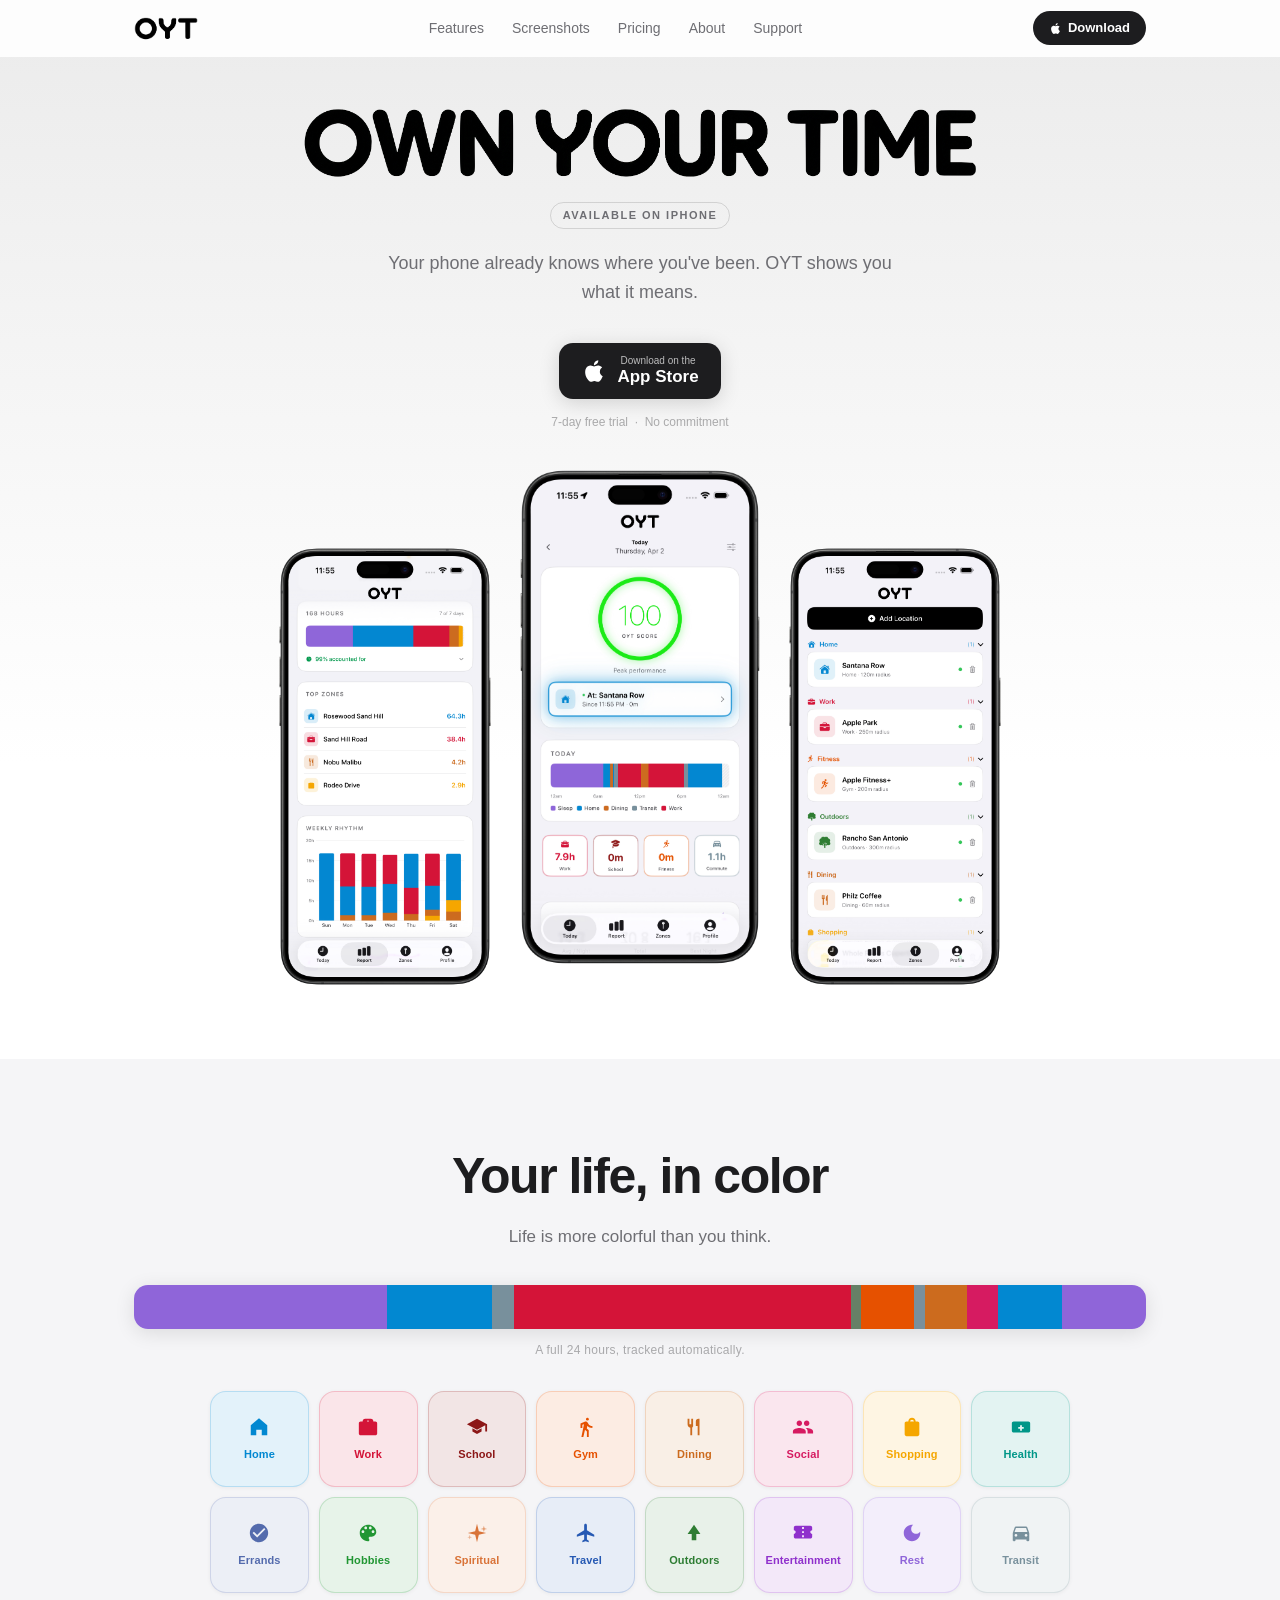
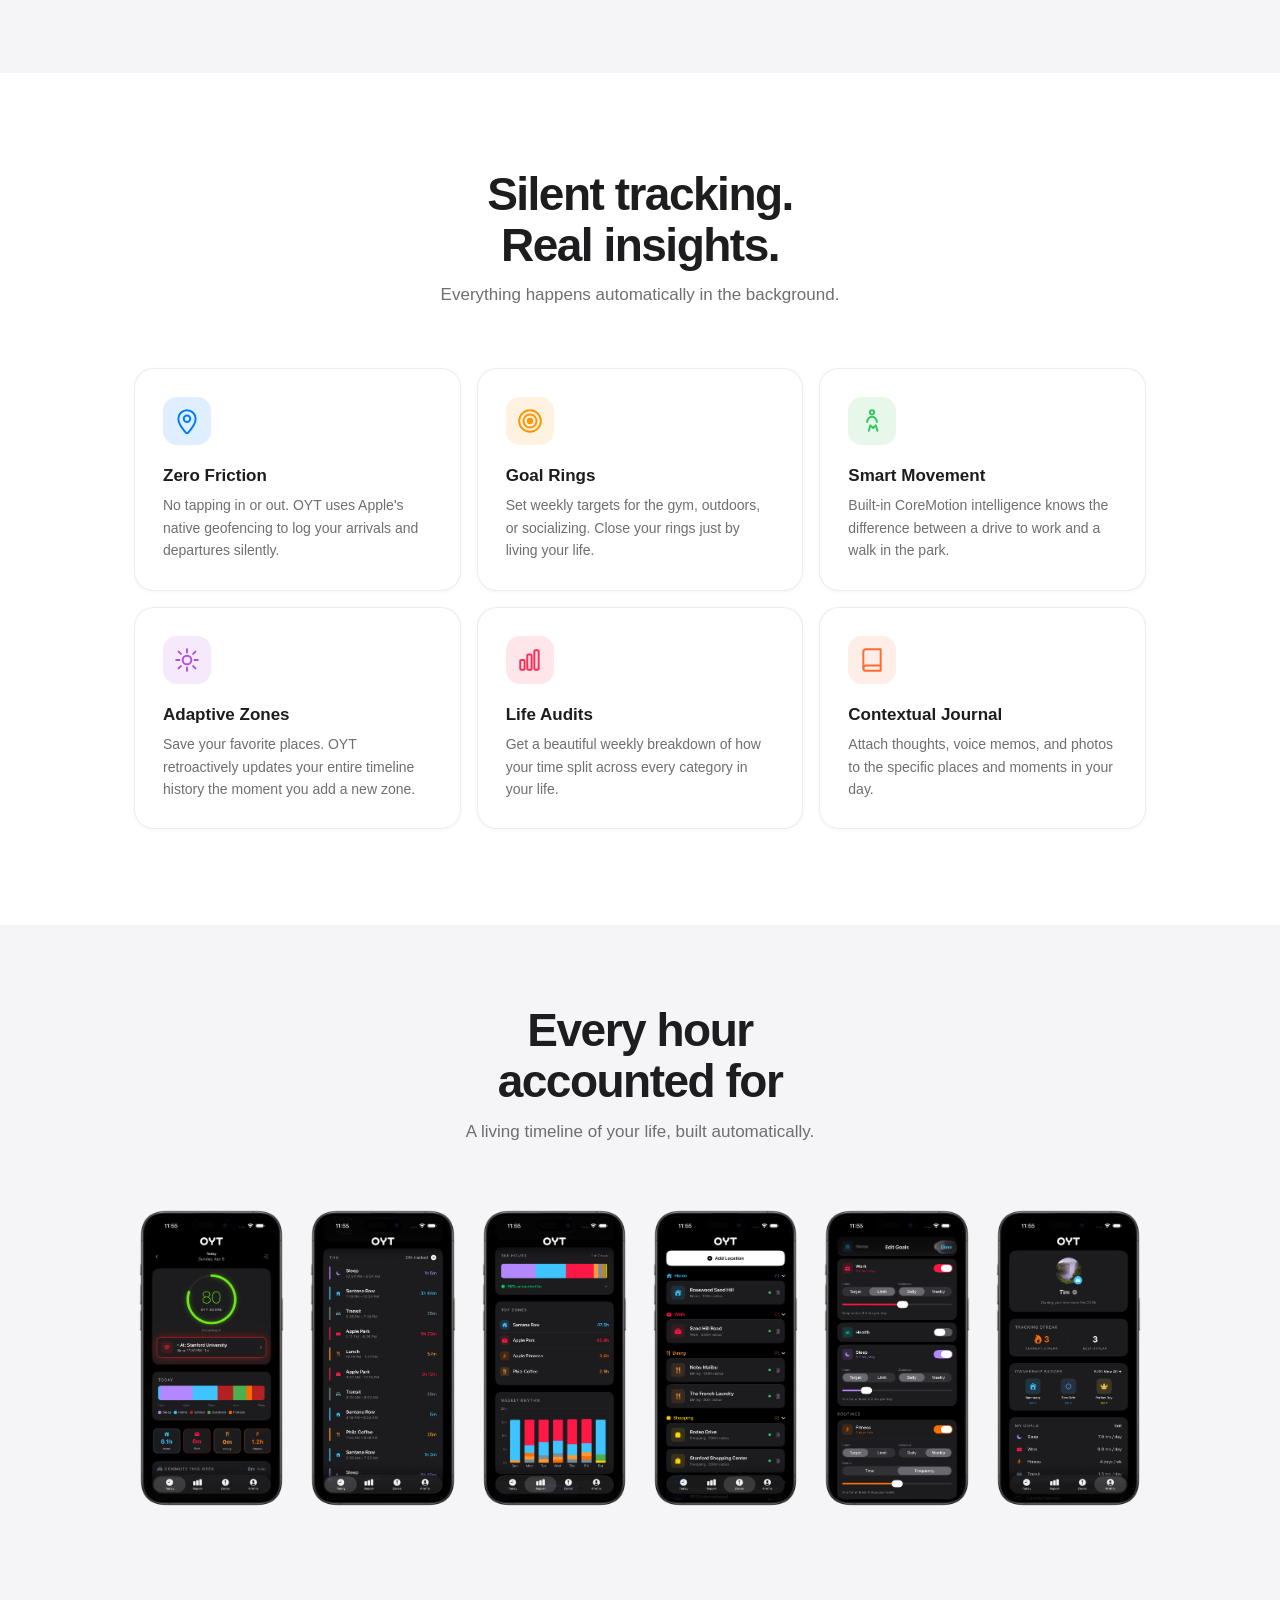
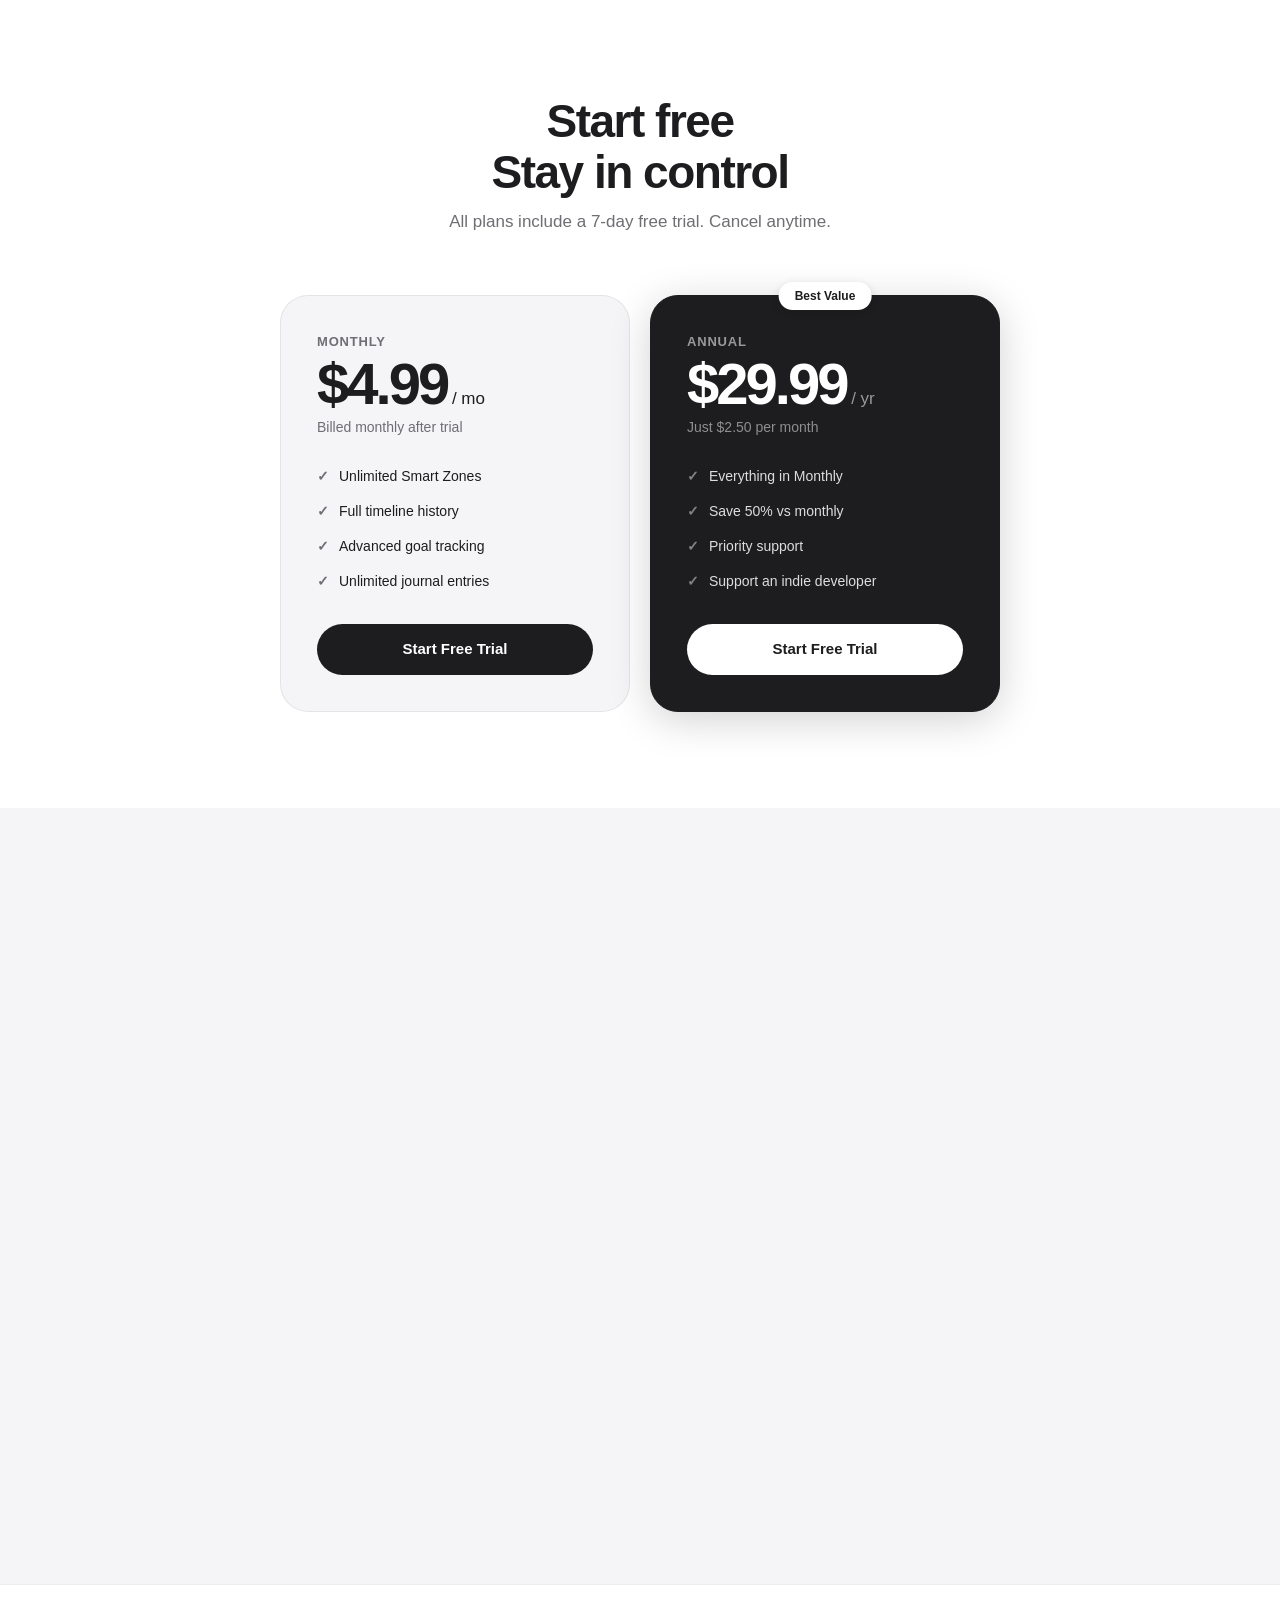
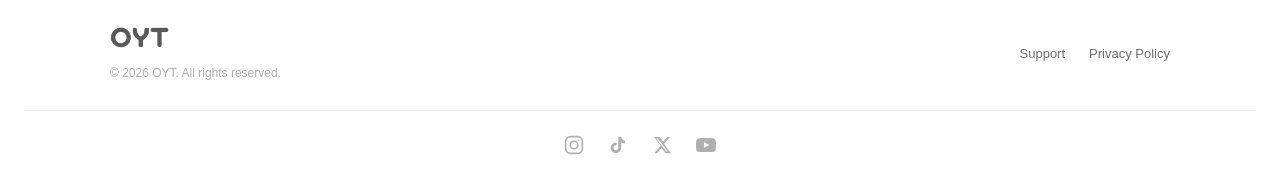
<file: index.html>
<!DOCTYPE html>
<html lang="en">
<head>
    <meta charset="UTF-8">
    <meta name="viewport" content="width=device-width, initial-scale=1.0">
    <title>OYT — Own Your Time</title>
    <meta name="description" content="Automatic time tracking for your life. See exactly where every hour goes.">

    <!-- Open Graph / Social Preview (Facebook, LinkedIn, iMessage, Slack, Discord) -->
    <meta property="og:type"              content="website">
    <meta property="og:url"               content="https://oytapp.com/">
    <meta property="og:title"             content="OYT — Own Your Time">
    <meta property="og:description"       content="Automatic time tracking for your life. See exactly where every hour goes.">
    <meta property="og:image"             content="https://oytapp.com/og-preview.jpg">
    <meta property="og:image:secure_url"  content="https://oytapp.com/og-preview.jpg">
    <meta property="og:image:type"        content="image/jpeg">
    <meta property="og:image:width"       content="1200">
    <meta property="og:image:height"      content="630">
    <meta property="og:image:alt"         content="OYT app — automatic time tracking for your life">
    <meta property="og:site_name"         content="OYT">

    <!-- Twitter / X Card -->
    <meta name="twitter:card"        content="summary_large_image">
    <meta name="twitter:site"        content="@OYT_app">
    <meta name="twitter:title"       content="OYT — Own Your Time">
    <meta name="twitter:description" content="Automatic time tracking for your life. See exactly where every hour goes.">
    <meta name="twitter:image"       content="https://oytapp.com/og-preview.jpg">
    <meta name="twitter:image:alt"   content="OYT app — automatic time tracking for your life">

    <link rel="icon" type="image/png" sizes="32x32" href="favicon-32.png?v=3">
    <link rel="icon" type="image/png" sizes="512x512" href="favicon.png?v=3">
    <link rel="apple-touch-icon" sizes="180x180" href="favicon-180.png?v=3">
    <link rel="shortcut icon" href="favicon.ico?v=3">
    <meta name="theme-color" content="#000000">
    <link rel="stylesheet" href="styles.css">
</head>
<body>

<!-- ── NAV ───────────────────────────────────────────────────────────── -->
<nav id="nav">
    <div class="nav-inner">
        <button class="hamburger" id="hamburger" aria-label="Open menu">
            <span></span><span></span><span></span>
        </button>
        <a href="#" class="nav-logo-link">
            <img src="OYT-LetterLogo.png" alt="OYT" class="nav-logo-img">
        </a>
        <div class="nav-links">
            <a href="#features">Features</a>
            <a href="#screenshots">Screenshots</a>
            <a href="#pricing">Pricing</a>
            <a href="#about">About</a>
            <a href="support.html">Support</a>
        </div>
        <a href="https://apps.apple.com/us/app/oyt-own-your-time/id6761743102" target="_blank" rel="noopener" class="nav-store-btn">
            <svg width="13" height="13" viewBox="0 0 24 24" fill="currentColor"><path d="M18.71 19.5c-.83 1.24-1.71 2.45-3.05 2.47-1.34.03-1.77-.79-3.29-.79-1.53 0-2 .77-3.27.82-1.31.05-2.3-1.32-3.14-2.53C4.25 17 2.94 12.45 4.7 9.39c.87-1.52 2.43-2.48 4.12-2.51 1.28-.02 2.5.87 3.29.87.78 0 2.26-1.07 3.8-.91.65.03 2.47.26 3.64 1.98-.09.06-2.17 1.28-2.15 3.81.03 3.02 2.65 4.03 2.68 4.04-.03.07-.42 1.44-1.38 2.83M13 3.5c.73-.83 1.94-1.46 2.94-1.5.13 1.17-.34 2.35-1.04 3.19-.69.85-1.83 1.51-2.95 1.42-.15-1.15.41-2.35 1.05-3.11z"/></svg>
            Download
        </a>
        <a href="https://apps.apple.com/us/app/oyt-own-your-time/id6761743102" target="_blank" rel="noopener" class="nav-apple-mobile" aria-label="Download on App Store">
            <svg width="18" height="18" viewBox="0 0 24 24" fill="currentColor"><path d="M18.71 19.5c-.83 1.24-1.71 2.45-3.05 2.47-1.34.03-1.77-.79-3.29-.79-1.53 0-2 .77-3.27.82-1.31.05-2.3-1.32-3.14-2.53C4.25 17 2.94 12.45 4.7 9.39c.87-1.52 2.43-2.48 4.12-2.51 1.28-.02 2.5.87 3.29.87.78 0 2.26-1.07 3.8-.91.65.03 2.47.26 3.64 1.98-.09.06-2.17 1.28-2.15 3.81.03 3.02 2.65 4.03 2.68 4.04-.03.07-.42 1.44-1.38 2.83M13 3.5c.73-.83 1.94-1.46 2.94-1.5.13 1.17-.34 2.35-1.04 3.19-.69.85-1.83 1.51-2.95 1.42-.15-1.15.41-2.35 1.05-3.11z"/></svg>
        </a>
    </div>
    <div class="mobile-menu" id="mobile-menu">
        <a href="#features" class="mobile-nav-link">Features</a>
        <a href="#screenshots" class="mobile-nav-link">Screenshots</a>
        <a href="#pricing" class="mobile-nav-link">Pricing</a>
        <a href="#about" class="mobile-nav-link">About</a>
        <a href="support.html" class="mobile-nav-link">Support</a>
    </div>
</nav>

<!-- ── HERO ──────────────────────────────────────────────────────────── -->
<header class="hero">
    <div class="hero-inner">

        <div class="hero-text fade-up">
            <img src="Own Your Time text.png" alt="Own Your Time" class="hero-title-img">
            <p class="eyebrow">Available on iPhone</p>
            <p class="hero-sub">Your phone already knows where you've been. OYT shows you what it means.</p>
            <a href="https://apps.apple.com/us/app/oyt-own-your-time/id6761743102" target="_blank" rel="noopener" class="btn-appstore">
                <svg width="26" height="26" viewBox="0 0 24 24" fill="currentColor"><path d="M18.71 19.5c-.83 1.24-1.71 2.45-3.05 2.47-1.34.03-1.77-.79-3.29-.79-1.53 0-2 .77-3.27.82-1.31.05-2.3-1.32-3.14-2.53C4.25 17 2.94 12.45 4.7 9.39c.87-1.52 2.43-2.48 4.12-2.51 1.28-.02 2.5.87 3.29.87.78 0 2.26-1.07 3.8-.91.65.03 2.47.26 3.64 1.98-.09.06-2.17 1.28-2.15 3.81.03 3.02 2.65 4.03 2.68 4.04-.03.07-.42 1.44-1.38 2.83M13 3.5c.73-.83 1.94-1.46 2.94-1.5.13 1.17-.34 2.35-1.04 3.19-.69.85-1.83 1.51-2.95 1.42-.15-1.15.41-2.35 1.05-3.11z"/></svg>
                <div class="btn-appstore-text">
                    <span class="btn-small">Download on the</span>
                    <span class="btn-large">App Store</span>
                </div>
            </a>
            <p class="trial-note">7-day free trial &nbsp;·&nbsp; No commitment</p>
        </div>

        <div class="hero-phones fade-up">
            <img src="Report Page-portrait.png" alt="Weekly Report" class="hphone-img hphone-img--side">
            <img src="Today Page-portrait.png" alt="Today Dashboard" class="hphone-img hphone-img--center">
            <img src="Zone Page-portrait.png" alt="Smart Zones" class="hphone-img hphone-img--side">
        </div>

    </div>
</header>

<!-- ── YOUR LIFE IN COLOR ─────────────────────────────────────────────── -->
<section class="color-section">
    <div class="section-inner">
        <div class="color-header fade-up">
            <h2>Your life, in color</h2>
            <p>Life is more colorful than you think.</p>
        </div>

        <div class="day-timeline fade-up">
            <div class="tl-seg" style="flex:6;--c:#8F65D9"   title="Sleep · 6h (midnight–6am)"></div>
            <div class="tl-seg" style="flex:2.5;--c:#0288D1" title="Home · 2h 30m"></div>
            <div class="tl-seg" style="flex:0.5;--c:#78909C" title="Transit · 30m"></div>
            <div class="tl-seg" style="flex:8;--c:#D41438"   title="Work · 8h"></div>
            <div class="tl-seg" style="flex:0.25;--c:#668066" title="Walking · 15m"></div>
            <div class="tl-seg" style="flex:1.25;--c:#E65100" title="Gym · 1h 15m"></div>
            <div class="tl-seg" style="flex:0.25;--c:#78909C" title="Transit · 15m"></div>
            <div class="tl-seg" style="flex:1;--c:#CC6B1E"   title="Dining · 1h"></div>
            <div class="tl-seg" style="flex:0.75;--c:#D61B61" title="Social · 45m"></div>
            <div class="tl-seg" style="flex:1.5;--c:#0288D1" title="Home · 1h 30m"></div>
            <div class="tl-seg" style="flex:2;--c:#8F65D9"   title="Sleep · 2h (10pm–midnight)"></div>
        </div>
        <p class="timeline-caption fade-up">A full 24 hours, tracked automatically.</p>

        <div class="cat-boxes fade-up">

            <!-- Home · house.fill · #0288D1 -->
            <div class="cat-box" style="--c:#0288D1">
                <svg width="22" height="22" viewBox="0 0 24 24" fill="currentColor"><path d="M12 2.5L3 10.1V21h6v-6h6v6h6V10.1L12 2.5z"/></svg>
                <span>Home</span>
            </div>

            <!-- Work · briefcase.fill · #D41438 -->
            <div class="cat-box" style="--c:#D41438">
                <svg width="22" height="22" viewBox="0 0 24 24" fill="currentColor"><path d="M20 6h-2.18A2.99 2.99 0 0015 3H9a2.99 2.99 0 00-2.82 3H4C2.9 6 2 6.9 2 8v11c0 1.1.9 2 2 2h16c1.1 0 2-.9 2-2V8c0-1.1-.9-2-2-2zM12 5c.55 0 1 .45 1 1h-2c0-.55.45-1 1-1z"/></svg>
                <span>Work</span>
            </div>

            <!-- School · graduationcap.fill · #8C1717 -->
            <div class="cat-box" style="--c:#8C1717">
                <svg width="22" height="22" viewBox="0 0 24 24" fill="currentColor"><path d="M12 3L1 9l11 6 9-4.91V17h2V9L12 3zm-5 10.26V17l5 2.72 5-2.72v-3.74L12 16l-5-2.74z"/></svg>
                <span>School</span>
            </div>

            <!-- Gym · figure.run · #E65100 -->
            <div class="cat-box" style="--c:#E65100">
                <svg width="22" height="22" viewBox="0 0 24 24" fill="currentColor"><circle cx="13.5" cy="3.5" r="1.5"/><path d="M9.8 8.9L7 23h2.1l1.8-8 2.1 2V23h2v-7.5l-2.1-2 .6-3C14.8 12 16.8 13 19 13v-2c-1.9 0-3.5-1-4.3-2.4l-1-1.6c-.4-.6-1-1-1.7-1-.3 0-.5.1-.8.1L6 8.3V13h2V9.6l1.8-.7z"/></svg>
                <span>Gym</span>
            </div>

            <!-- Dining · fork.knife · #CC6B1E -->
            <div class="cat-box" style="--c:#CC6B1E">
                <svg width="22" height="22" viewBox="0 0 24 24" fill="currentColor"><path d="M11 3H9v6H7V3H5v6a4 4 0 003 3.87V21h2v-8.13A4 4 0 0011 9V3zm7 0h-1a3 3 0 00-3 3v5h2v10h2V3z"/></svg>
                <span>Dining</span>
            </div>

            <!-- Social · person.2.fill · #D61B61 -->
            <div class="cat-box" style="--c:#D61B61">
                <svg width="22" height="22" viewBox="0 0 24 24" fill="currentColor"><path d="M16 11c1.66 0 2.99-1.34 2.99-3S17.66 5 16 5c-1.66 0-3 1.34-3 3s1.34 3 3 3zm-8 0c1.66 0 2.99-1.34 2.99-3S9.66 5 8 5C6.34 5 5 6.34 5 8s1.34 3 3 3zm0 2c-2.33 0-7 1.17-7 3.5V19h14v-2.5c0-2.33-4.67-3.5-7-3.5zm8 0c-.29 0-.62.02-.97.05 1.16.84 1.97 1.97 1.97 3.45V19h6v-2.5c0-2.33-4.67-3.5-7-3.5z"/></svg>
                <span>Social</span>
            </div>

            <!-- Shopping · bag.fill · #F5A600 -->
            <div class="cat-box" style="--c:#F5A600">
                <svg width="22" height="22" viewBox="0 0 24 24" fill="currentColor"><path d="M18 6h-2c0-2.21-1.79-4-4-4S8 3.79 8 6H6c-1.1 0-2 .9-2 2v12c0 1.1.9 2 2 2h12c1.1 0 2-.9 2-2V8c0-1.1-.9-2-2-2zm-6-2c1.1 0 2 .9 2 2h-4c0-1.1.9-2 2-2z"/></svg>
                <span>Shopping</span>
            </div>

            <!-- Health · cross.case.fill · #009688 -->
            <div class="cat-box" style="--c:#009688">
                <svg width="22" height="22" viewBox="0 0 24 24" fill="currentColor"><path d="M20 6H4c-1.1 0-2 .9-2 2v8c0 1.1.9 2 2 2h16c1.1 0 2-.9 2-2V8c0-1.1-.9-2-2-2zm-5 8h-2v2h-2v-2H9v-2h2v-2h2v2h2v2z"/></svg>
                <span>Health</span>
            </div>

            <!-- Errands · checkmark.circle.fill · #546BAD -->
            <div class="cat-box" style="--c:#546BAD">
                <svg width="22" height="22" viewBox="0 0 24 24" fill="currentColor"><path d="M12 2C6.48 2 2 6.48 2 12s4.48 10 10 10 10-4.48 10-10S17.52 2 12 2zm-2 15l-5-5 1.41-1.41L10 14.17l7.59-7.59L19 8l-9 9z"/></svg>
                <span>Errands</span>
            </div>

            <!-- Hobbies · paintpalette.fill · #219633 -->
            <div class="cat-box" style="--c:#219633">
                <svg width="22" height="22" viewBox="0 0 24 24" fill="currentColor"><path d="M12 3c-4.97 0-9 4.03-9 9s4.03 9 9 9c.83 0 1.5-.67 1.5-1.5 0-.39-.15-.74-.39-1.01-.23-.26-.38-.61-.38-.99 0-.83.67-1.5 1.5-1.5H16c2.76 0 5-2.24 5-5 0-4.42-4.03-8-9-8zm-5.5 9c-.83 0-1.5-.67-1.5-1.5S5.67 9 6.5 9 8 9.67 8 10.5 7.33 12 6.5 12zm3-4C8.67 8 8 7.33 8 6.5S8.67 5 9.5 5s1.5.67 1.5 1.5S10.33 8 9.5 8zm5 0c-.83 0-1.5-.67-1.5-1.5S13.67 5 14.5 5s1.5.67 1.5 1.5S15.33 8 14.5 8zm3 4c-.83 0-1.5-.67-1.5-1.5S16.67 9 17.5 9s1.5.67 1.5 1.5-.67 1.5-1.5 1.5z"/></svg>
                <span>Hobbies</span>
            </div>

            <!-- Spiritual · sparkles · #D97338 -->
            <div class="cat-box" style="--c:#D97338">
                <svg width="22" height="22" viewBox="0 0 24 24" fill="currentColor"><path d="M12 2l2 8 8 2-8 2-2 8-2-8-8-2 8-2z"/><path d="M19.5 4l.8 2.7 2.7.8-2.7.8-.8 2.7-.8-2.7-2.7-.8 2.7-.8z" opacity=".7"/><path d="M4 14l.6 2 2 .6-2 .6-.6 2-.6-2-2-.6 2-.6z" opacity=".5"/></svg>
                <span>Spiritual</span>
            </div>

            <!-- Travel · airplane · #2659B3 -->
            <div class="cat-box" style="--c:#2659B3">
                <svg width="22" height="22" viewBox="0 0 24 24" fill="currentColor"><path d="M21 16v-2l-8-5V3.5c0-.83-.67-1.5-1.5-1.5S10 2.67 10 3.5V9l-8 5v2l8-2.5V19l-2 1.5V22l3.5-1 3.5 1v-1.5L13 19v-5.5l8 2.5z"/></svg>
                <span>Travel</span>
            </div>

            <!-- Outdoors · tree.fill · #2E7D33 -->
            <div class="cat-box" style="--c:#2E7D33">
                <svg width="22" height="22" viewBox="0 0 24 24" fill="currentColor"><path d="M12 3L5 13h4.5v7h5v-7H19L12 3z"/></svg>
                <span>Outdoors</span>
            </div>

            <!-- Entertainment · ticket.fill · #8F30CC -->
            <div class="cat-box" style="--c:#8F30CC">
                <svg width="22" height="22" viewBox="0 0 24 24" fill="currentColor"><path d="M20 4H4c-1.1 0-2 .9-2 2v3c1.1 0 2 .9 2 2s-.9 2-2 2v3c0 1.1.9 2 2 2h16c1.1 0 2-.9 2-2v-3c-1.1 0-2-.9-2-2s.9-2 2-2V6c0-1.1-.9-2-2-2zm-7 12.5h-2v-2h2v2zm0-4.5h-2V10h2v2zm0-4.5h-2V5.5h2V8z"/></svg>
                <span>Entertainment</span>
            </div>

            <!-- Rest · moon.fill · #8F65D9 -->
            <div class="cat-box" style="--c:#8F65D9">
                <svg width="22" height="22" viewBox="0 0 24 24" fill="currentColor"><path d="M12 3c-4.97 0-9 4.03-9 9s4.03 9 9 9 9-4.03 9-9c0-.46-.04-.92-.1-1.36-.98 1.37-2.58 2.26-4.4 2.26-2.98 0-5.4-2.42-5.4-5.4 0-1.81.89-3.42 2.26-4.4-.44-.06-.9-.1-1.36-.1z"/></svg>
                <span>Rest</span>
            </div>

            <!-- Transit · car.fill · #78909C -->
            <div class="cat-box" style="--c:#78909C">
                <svg width="22" height="22" viewBox="0 0 24 24" fill="currentColor"><path d="M18.92 6.01C18.72 5.42 18.16 5 17.5 5h-11c-.66 0-1.21.42-1.42 1.01L3 12v8c0 .55.45 1 1 1h1c.55 0 1-.45 1-1v-1h12v1c0 .55.45 1 1 1h1c.55 0 1-.45 1-1v-8l-2.08-5.99zM6.5 16c-.83 0-1.5-.67-1.5-1.5S5.67 13 6.5 13s1.5.67 1.5 1.5S7.33 16 6.5 16zm11 0c-.83 0-1.5-.67-1.5-1.5s.67-1.5 1.5-1.5 1.5.67 1.5 1.5-.67 1.5-1.5 1.5zM5 11l1.5-4.5h11L19 11H5z"/></svg>
                <span>Transit</span>
            </div>


        </div>
    </div>
</section>

<!-- ── FEATURES ───────────────────────────────────────────────────────── -->
<section id="features" class="features-section">
    <div class="section-inner">
        <div class="section-header fade-up">
            <h2>Silent tracking.<br>Real insights.</h2>
            <p>Everything happens automatically in the background.</p>
        </div>
        <div class="features-grid">

            <div class="feat-card fade-up">
                <div class="feat-icon" style="--ic:#007AFF">
                    <svg width="26" height="26" viewBox="0 0 24 24" fill="none" stroke="currentColor" stroke-width="1.8" stroke-linecap="round" stroke-linejoin="round"><circle cx="12" cy="10" r="3"/><path d="M12 2a8 8 0 018 8c0 5.4-8 14-8 14S4 15.4 4 10a8 8 0 018-8z"/></svg>
                </div>
                <h3>Zero Friction</h3>
                <p>No tapping in or out. OYT uses Apple's native geofencing to log your arrivals and departures silently.</p>
            </div>

            <div class="feat-card fade-up">
                <div class="feat-icon" style="--ic:#FF9500">
                    <svg width="26" height="26" viewBox="0 0 24 24" fill="none" stroke="currentColor" stroke-width="1.8" stroke-linecap="round"><circle cx="12" cy="12" r="10"/><circle cx="12" cy="12" r="6"/><circle cx="12" cy="12" r="2" fill="currentColor"/></svg>
                </div>
                <h3>Goal Rings</h3>
                <p>Set weekly targets for the gym, outdoors, or socializing. Close your rings just by living your life.</p>
            </div>

            <div class="feat-card fade-up">
                <div class="feat-icon" style="--ic:#34C759">
                    <svg width="26" height="26" viewBox="0 0 24 24" fill="none" stroke="currentColor" stroke-width="1.8" stroke-linecap="round" stroke-linejoin="round"><circle cx="12" cy="4" r="2"/><path d="M9 21l1.5-5 2.5 2.5 2.5-2.5L17 21M7.5 13c0-2.5 2-5 4.5-5s4.5 2.5 4.5 5"/></svg>
                </div>
                <h3>Smart Movement</h3>
                <p>Built-in CoreMotion intelligence knows the difference between a drive to work and a walk in the park.</p>
            </div>

            <div class="feat-card fade-up" style="position:relative">
                <div class="feat-icon" style="--ic:#AF52DE">
                    <svg width="26" height="26" viewBox="0 0 24 24" fill="none" stroke="currentColor" stroke-width="1.8" stroke-linecap="round"><path d="M12 2v3M12 19v3M4.22 4.22l2.12 2.12M17.66 17.66l2.12 2.12M2 12h3M19 12h3M4.22 19.78l2.12-2.12M17.66 6.34l2.12-2.12"/><circle cx="12" cy="12" r="4"/></svg>
                </div>
                <h3>Adaptive Zones</h3>
                <p>Save your favorite places. OYT retroactively updates your entire timeline history the moment you add a new zone.</p>
            </div>

            <div class="feat-card fade-up">
                <div class="feat-icon" style="--ic:#FF2D55">
                    <svg width="26" height="26" viewBox="0 0 24 24" fill="none" stroke="currentColor" stroke-width="1.8" stroke-linecap="round" stroke-linejoin="round"><rect x="3" y="12" width="4" height="9" rx="1"/><rect x="9.5" y="7" width="4" height="14" rx="1"/><rect x="16" y="3" width="4" height="18" rx="1"/></svg>
                </div>
                <h3>Life Audits</h3>
                <p>Get a beautiful weekly breakdown of how your time split across every category in your life.</p>
            </div>

            <div class="feat-card fade-up">
                <div class="feat-icon" style="--ic:#FF6B35">
                    <svg width="26" height="26" viewBox="0 0 24 24" fill="none" stroke="currentColor" stroke-width="1.8" stroke-linecap="round" stroke-linejoin="round"><path d="M4 19.5A2.5 2.5 0 016.5 17H20"/><path d="M6.5 2H20v20H6.5A2.5 2.5 0 014 19.5v-15A2.5 2.5 0 016.5 2z"/></svg>
                </div>
                <h3>Contextual Journal</h3>
                <p>Attach thoughts, voice memos, and photos to the specific places and moments in your day.</p>
            </div>

        </div>
    </div>
</section>

<!-- ── SCREENSHOTS ────────────────────────────────────────────────────── -->
<section id="screenshots" class="screenshots-section">
    <div class="section-inner">
        <div class="section-header fade-up">
            <h2>Every hour<br>accounted for</h2>
            <p>A living timeline of your life, built automatically.</p>
        </div>
        <div class="phone-row-wrap">
            <div class="phone-row fade-up">
                <div class="sp-wrap"><img src="today dark mode-portrait.png" alt="Today" class="sp-img"></div>
                <div class="sp-wrap"><img src="dark mode activity list-portrait.png" alt="Activity List" class="sp-img"></div>
                <div class="sp-wrap"><img src="Dark mode report-portrait.png" alt="Report" class="sp-img"></div>
                <div class="sp-wrap"><img src="dark mode zones-portrait.png" alt="Zones" class="sp-img"></div>
                <div class="sp-wrap"><img src="dark mode goals-portrait.png" alt="Goals" class="sp-img"></div>
                <div class="sp-wrap"><img src="dark mode profile-portrait.png" alt="Profile" class="sp-img"></div>
            </div>
            <div class="carousel-controls">
                <button class="carousel-btn carousel-btn--prev" aria-label="Previous">
                    <svg width="16" height="16" viewBox="0 0 24 24" fill="none" stroke="currentColor" stroke-width="2.5" stroke-linecap="round" stroke-linejoin="round"><polyline points="15 18 9 12 15 6"/></svg>
                </button>
                <button class="carousel-btn carousel-btn--next" aria-label="Next">
                    <svg width="16" height="16" viewBox="0 0 24 24" fill="none" stroke="currentColor" stroke-width="2.5" stroke-linecap="round" stroke-linejoin="round"><polyline points="9 18 15 12 9 6"/></svg>
                </button>
            </div>
        </div>
    </div>
</section>

<!-- ── PRICING ────────────────────────────────────────────────────────── -->
<section id="pricing" class="pricing-section">
    <div class="section-inner">
        <div class="section-header fade-up">
            <h2>Start free<br>Stay in control</h2>
            <p>All plans include a 7-day free trial. Cancel anytime.</p>
        </div>
        <div class="pricing-grid">
            <div class="pricing-card fade-up">
                <p class="plan-name">Monthly</p>
                <div class="plan-price">$4.99<span> / mo</span></div>
                <p class="plan-sub">Billed monthly after trial</p>
                <ul class="plan-features">
                    <li>Unlimited Smart Zones</li>
                    <li>Full timeline history</li>
                    <li>Advanced goal tracking</li>
                    <li>Unlimited journal entries</li>
                </ul>
                <a href="https://apps.apple.com/us/app/oyt-own-your-time/id6761743102" target="_blank" rel="noopener" class="btn-plan-secondary">Start Free Trial</a>
            </div>
            <div class="pricing-card featured fade-up">
                <div class="plan-best-badge">Best Value</div>
                <p class="plan-name">Annual</p>
                <div class="plan-price">$29.99<span> / yr</span></div>
                <p class="plan-sub">Just $2.50 per month</p>
                <ul class="plan-features">
                    <li>Everything in Monthly</li>
                    <li>Save 50% vs monthly</li>
                    <li>Priority support</li>
                    <li>Support an indie developer</li>
                </ul>
                <a href="https://apps.apple.com/us/app/oyt-own-your-time/id6761743102" target="_blank" rel="noopener" class="btn-plan-primary">Start Free Trial</a>
            </div>
        </div>
    </div>
</section>

<!-- ── ABOUT ──────────────────────────────────────────────────────────── -->
<section id="about" class="about-section">
    <div class="section-inner">
        <div class="about-grid fade-up">
            <div class="about-text">
                <p class="about-eyebrow">The Story</p>
                <h2>Built by one person<br>For real people</h2>
                <p>OYT started with a simple, uncomfortable question: <strong>where does my time actually go?</strong></p>
                <p>I'd end a week feeling busy but having nothing to show for it. I couldn't tell how many hours I'd spent at work versus home, or whether I'd made it to the gym as often as I thought. I wanted data. Not estimates, not calendar blocks. A real record of my life.</p>
                <p>So I built OYT. What started as a personal experiment became a fully automatic time tracker that runs silently, turns your real-world movement into a timeline, and gives you the kind of honest life audit that actually changes behavior.</p>
                <div class="about-sig">
                    <div>
                        <p class="sig-name">Jacob Wilson</p>
                        <p class="sig-title">Developer, OYT</p>
                    </div>
                </div>
            </div>
            <div class="about-stats">
                <div class="stat-card">
                    <p class="stat-num">100%</p>
                    <p class="stat-label">On-device. Your data never leaves your iPhone.</p>
                </div>
                <div class="stat-card">
                    <p class="stat-num">0</p>
                    <p class="stat-label">External servers. Zero cloud tracking.</p>
                </div>
                <div class="stat-card">
                    <p class="stat-num">1</p>
                    <p class="stat-label">Developer. Built and maintained solo with care.</p>
                </div>
            </div>
        </div>
    </div>
</section>

<!-- ── FOOTER ─────────────────────────────────────────────────────────── -->
<footer>
    <div class="footer-inner">
        <div class="footer-left">
            <img src="OYT-LetterLogo.png" alt="OYT" class="footer-logo">
            <p>© 2026 OYT. All rights reserved.</p>
        </div>
        <div class="footer-links">
            <a href="support.html">Support</a>
            <a href="privacy.html">Privacy Policy</a>
        </div>
    </div>
    <div class="footer-socials">
        <!-- Instagram -->
        <a href="https://instagram.com/oytapp" target="_blank" rel="noopener" aria-label="Instagram">
            <svg width="20" height="20" viewBox="0 0 24 24" fill="none" xmlns="http://www.w3.org/2000/svg">
                <rect x="2" y="2" width="20" height="20" rx="5.5" ry="5.5" stroke="currentColor" stroke-width="2"/>
                <circle cx="12" cy="12" r="4.5" stroke="currentColor" stroke-width="2"/>
                <circle cx="17.5" cy="6.5" r="1" fill="currentColor"/>
            </svg>
        </a>
        <!-- TikTok -->
        <a href="https://tiktok.com/@oytapp" target="_blank" rel="noopener" aria-label="TikTok">
            <svg width="20" height="20" viewBox="0 0 24 24" fill="currentColor" xmlns="http://www.w3.org/2000/svg">
                <path d="M19.59 6.69a4.83 4.83 0 0 1-3.77-4.25V2h-3.45v13.67a2.89 2.89 0 0 1-2.88 2.5 2.89 2.89 0 0 1-2.89-2.89 2.89 2.89 0 0 1 2.89-2.89c.28 0 .54.04.79.1V9.01a6.33 6.33 0 0 0-.79-.05 6.34 6.34 0 0 0-6.34 6.34 6.34 6.34 0 0 0 6.34 6.34 6.34 6.34 0 0 0 6.33-6.34V8.69a8.18 8.18 0 0 0 4.78 1.52V6.78a4.85 4.85 0 0 1-1.01-.09z"/>
            </svg>
        </a>
        <!-- Twitter / X -->
        <a href="https://x.com/OYT_app" target="_blank" rel="noopener" aria-label="X (Twitter)">
            <svg width="20" height="20" viewBox="0 0 24 24" fill="currentColor" xmlns="http://www.w3.org/2000/svg">
                <path d="M18.244 2.25h3.308l-7.227 8.26 8.502 11.24H16.17l-4.714-6.231-5.401 6.231H2.744l7.737-8.835L2.25 2.25h6.983l4.259 5.63 4.752-5.63zm-1.161 17.52h1.833L7.084 4.126H5.117L17.083 19.77z"/>
            </svg>
        </a>
        <!-- YouTube -->
        <a href="https://www.youtube.com/channel/UCmpEaj3q6owvINlwJpIWDyQ" target="_blank" rel="noopener" aria-label="YouTube">
            <svg width="20" height="20" viewBox="0 0 24 24" fill="currentColor" xmlns="http://www.w3.org/2000/svg">
                <path d="M23.498 6.186a3.016 3.016 0 0 0-2.122-2.136C19.505 3.545 12 3.545 12 3.545s-7.505 0-9.377.505A3.017 3.017 0 0 0 .502 6.186C0 8.07 0 12 0 12s0 3.93.502 5.814a3.016 3.016 0 0 0 2.122 2.136c1.871.505 9.376.505 9.376.505s7.505 0 9.377-.505a3.015 3.015 0 0 0 2.122-2.136C24 15.93 24 12 24 12s0-3.93-.502-5.814zM9.545 15.568V8.432L15.818 12l-6.273 3.568z"/>
            </svg>
        </a>
    </div>
</footer>

<script>
    // Scroll fade-in
    const obs = new IntersectionObserver(entries => {
        entries.forEach(e => {
            if (e.isIntersecting) {
                e.target.classList.add('visible');
                obs.unobserve(e.target);
            }
        });
    }, { threshold: 0.07 });
    document.querySelectorAll('.fade-up').forEach(el => obs.observe(el));

    // Nav shadow on scroll
    const nav = document.getElementById('nav');
    window.addEventListener('scroll', () => {
        nav.classList.toggle('scrolled', window.scrollY > 30);
    }, { passive: true });

    // Hamburger menu
    const hamburger = document.getElementById('hamburger');
    const mobileMenu = document.getElementById('mobile-menu');
    hamburger.addEventListener('click', () => {
        const isOpen = mobileMenu.classList.toggle('open');
        hamburger.classList.toggle('open', isOpen);
        hamburger.setAttribute('aria-label', isOpen ? 'Close menu' : 'Open menu');
    });
    // Close menu when a link is tapped
    document.querySelectorAll('.mobile-nav-link').forEach(link => {
        link.addEventListener('click', () => {
            mobileMenu.classList.remove('open');
            hamburger.classList.remove('open');
            hamburger.setAttribute('aria-label', 'Open menu');
        });
    });
    // Close menu on outside click
    document.addEventListener('click', (e) => {
        if (!nav.contains(e.target)) {
            mobileMenu.classList.remove('open');
            hamburger.classList.remove('open');
        }
    });
</script>

<script>
    // ── Screenshot carousel arrows ────────────────────────────────────────
    const phoneRow  = document.querySelector('.phone-row');
    const prevBtn   = document.querySelector('.carousel-btn--prev');
    const nextBtn   = document.querySelector('.carousel-btn--next');

    function slideAmount() {
        const wrap = phoneRow.querySelector('.sp-wrap');
        if (!wrap) return 220;
        const gap = parseInt(getComputedStyle(phoneRow).gap) || 14;
        return wrap.offsetWidth + gap;
    }

    if (prevBtn && nextBtn && phoneRow) {
        prevBtn.addEventListener('click', () => {
            phoneRow.scrollBy({ left: -slideAmount(), behavior: 'smooth' });
        });
        nextBtn.addEventListener('click', () => {
            phoneRow.scrollBy({ left: slideAmount(), behavior: 'smooth' });
        });
    }
</script>

</body>
</html>
</file>
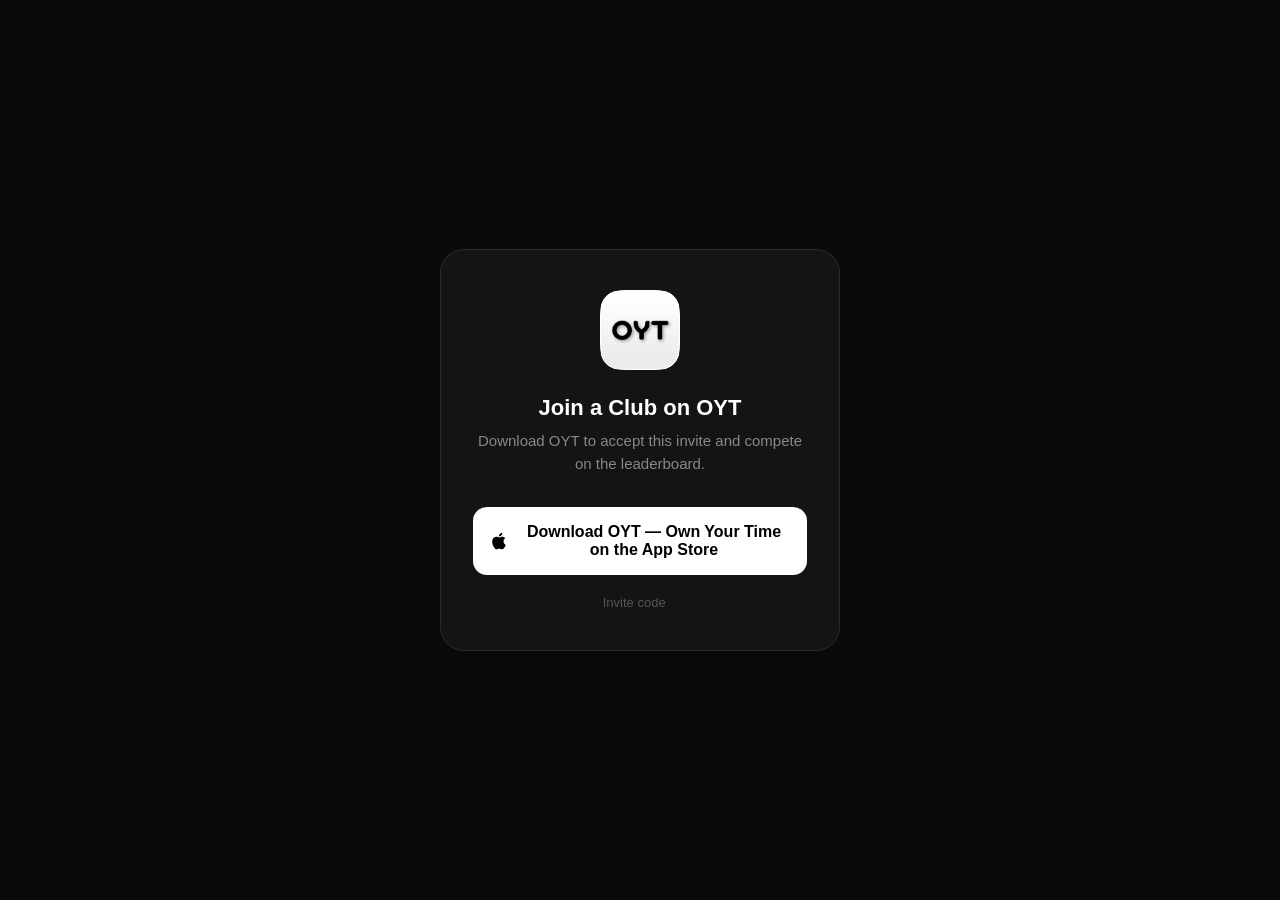
<file: join/index.html>
<!DOCTYPE html>
<html lang="en">
<head>
    <meta charset="UTF-8">
    <meta name="viewport" content="width=device-width, initial-scale=1.0">

    <!-- Dynamic OG tags — filled by JS from ?code= and &club= params when a server isn't available.
         iMessage crawls the static fallbacks below when the link is first sent. -->
    <title>Join a Club on OYT</title>
    <meta name="description" content="You've been invited to join a Club on OYT — automatic time tracking &amp; competition.">

    <meta property="og:type"              content="website">
    <meta property="og:site_name"         content="OYT — Own Your Time">
    <meta property="og:title"             content="Join a Club on OYT">
    <meta property="og:description"       content="Track your time. Compete on the leaderboard. Download OYT to join.">
    <meta property="og:image"             content="https://oytapp.com/og-preview.jpg">
    <meta property="og:image:secure_url"  content="https://oytapp.com/og-preview.jpg">
    <meta property="og:image:type"        content="image/jpeg">
    <meta property="og:image:width"       content="1200">
    <meta property="og:image:height"      content="630">

    <meta name="twitter:card"        content="summary_large_image">
    <meta name="twitter:title"       content="Join a Club on OYT">
    <meta name="twitter:description" content="Track your time. Compete on the leaderboard.">
    <meta name="twitter:image"       content="https://oytapp.com/og-preview.jpg">

    <meta name="apple-itunes-app" content="app-id=6761743102">

    <link rel="icon" type="image/png" sizes="32x32"   href="../favicon-32.png?v=3">
    <link rel="icon" type="image/png" sizes="512x512" href="../favicon.png?v=3">
    <link rel="apple-touch-icon" sizes="180x180"      href="../favicon-180.png?v=3">
    <meta name="theme-color" content="#000000">

    <style>
        *, *::before, *::after { box-sizing: border-box; margin: 0; padding: 0; }

        body {
            background: #0a0a0a;
            color: #f0f0f0;
            font-family: -apple-system, BlinkMacSystemFont, "SF Pro Rounded", "Segoe UI", sans-serif;
            min-height: 100svh;
            display: flex;
            flex-direction: column;
            align-items: center;
            justify-content: center;
            padding: 24px;
            text-align: center;
        }

        .card {
            background: #141414;
            border: 1px solid #2a2a2a;
            border-radius: 24px;
            padding: 40px 32px;
            max-width: 400px;
            width: 100%;
        }

        .logo {
            width: 80px;
            height: 80px;
            border-radius: 20px;
            margin: 0 auto 24px;
            overflow: hidden;
        }
        .logo img { width: 100%; height: 100%; object-fit: cover; border-radius: 20px; }

        h1 {
            font-size: 22px;
            font-weight: 700;
            color: #fff;
            margin-bottom: 8px;
            line-height: 1.3;
        }
        .subtitle {
            font-size: 15px;
            color: #888;
            margin-bottom: 32px;
            line-height: 1.5;
        }

        .club-badge {
            display: inline-flex;
            align-items: center;
            gap: 6px;
            background: rgba(255,255,255,0.07);
            border: 1px solid rgba(255,255,255,0.12);
            border-radius: 100px;
            padding: 6px 14px;
            font-size: 13px;
            font-weight: 600;
            color: #ccc;
            margin-bottom: 28px;
        }

        .spinner {
            width: 32px;
            height: 32px;
            border: 3px solid rgba(255,255,255,0.1);
            border-top-color: #fff;
            border-radius: 50%;
            animation: spin 0.8s linear infinite;
            margin: 0 auto 20px;
        }
        @keyframes spin { to { transform: rotate(360deg); } }

        .status {
            font-size: 14px;
            color: #666;
            margin-bottom: 32px;
            min-height: 20px;
        }

        .btn-primary {
            display: flex;
            align-items: center;
            justify-content: center;
            gap: 8px;
            width: 100%;
            padding: 16px;
            background: #fff;
            color: #000;
            border: none;
            border-radius: 14px;
            font-size: 16px;
            font-weight: 700;
            cursor: pointer;
            text-decoration: none;
            transition: opacity 0.15s;
        }
        .btn-primary:hover { opacity: 0.88; }
        .btn-primary svg { flex-shrink: 0; }

        .code-row {
            display: flex;
            align-items: center;
            justify-content: center;
            gap: 8px;
            margin-top: 20px;
            color: #555;
            font-size: 13px;
        }
        .code-row span {
            font-family: "SF Mono", "Fira Mono", monospace;
            font-weight: 600;
            color: #888;
            letter-spacing: 2px;
        }

        .hidden { display: none; }
    </style>
</head>
<body>
<div class="card">
    <div class="logo">
        <img src="../app-icon.png" alt="OYT">
    </div>

    <!-- State: trying to open app -->
    <div id="state-opening">
        <h1 id="title-opening">Opening OYT…</h1>
        <p class="subtitle" id="subtitle-opening">You've been invited to join a Club.</p>
        <div class="spinner"></div>
        <p class="status">Launching the app…</p>
    </div>

    <!-- State: fallback (app not installed) -->
    <div id="state-fallback" class="hidden">
        <h1 id="title-fallback">Join a Club on OYT</h1>
        <p class="subtitle" id="subtitle-fallback">
            Download OYT to accept this invite and compete on the leaderboard.
        </p>

        <div id="club-badge" class="club-badge hidden">
            <svg width="12" height="12" viewBox="0 0 24 24" fill="currentColor">
                <path d="M16 11c1.66 0 2.99-1.34 2.99-3S17.66 5 16 5c-1.66 0-3 1.34-3 3s1.34 3 3 3zm-8 0c1.66 0 2.99-1.34 2.99-3S9.66 5 8 5C6.34 5 5 6.34 5 8s1.34 3 3 3zm0 2c-2.33 0-7 1.17-7 3.5V19h14v-2.5c0-2.33-4.67-3.5-7-3.5zm8 0c-.29 0-.62.02-.97.05 1.16.84 1.97 1.97 1.97 3.45V19h6v-2.5c0-2.33-4.67-3.5-7-3.5z"/>
            </svg>
            <span id="club-name-badge"></span>
        </div>

        <a id="app-store-btn" class="btn-primary"
           href="https://apps.apple.com/us/app/oyt-own-your-time/id6761743102"
           target="_blank" rel="noopener">
            <svg width="20" height="20" viewBox="0 0 24 24" fill="currentColor">
                <path d="M18.71 19.5c-.83 1.24-1.71 2.45-3.05 2.47-1.34.03-1.77-.79-3.29-.79-1.53 0-2 .77-3.27.82-1.31.05-2.3-1.32-3.14-2.53C4.25 17 2.94 12.45 4.7 9.39c.87-1.52 2.43-2.48 4.12-2.51 1.28-.02 2.5.87 3.29.87.78 0 2.26-1.07 3.8-.91.65.03 2.47.26 3.64 1.98-.09.06-2.17 1.28-2.15 3.81.03 3.02 2.65 4.03 2.68 4.04-.03.07-.42 1.44-1.38 2.83M13 3.5c.73-.83 1.94-1.46 2.94-1.5.13 1.17-.34 2.35-1.04 3.19-.69.85-1.83 1.51-2.95 1.42-.15-1.15.41-2.35 1.05-3.11z"/>
            </svg>
            Download OYT — Own Your Time on the App Store
        </a>

        <div class="code-row">
            Invite code&nbsp;<span id="code-display"></span>
        </div>
    </div>
</div>

<script>
(function () {
    var params  = new URLSearchParams(window.location.search);
    var code    = (params.get('code') || '').toUpperCase();
    var club    = params.get('club') || '';

    // Personalise copy with club name when provided
    if (club) {
        document.getElementById('title-opening').textContent    = 'Opening OYT\u2026';
        document.getElementById('subtitle-opening').textContent = 'You\u2019ve been invited to join ' + club + '.';
        document.getElementById('title-fallback').textContent   = 'Join ' + club + ' on OYT';
        document.getElementById('subtitle-fallback').textContent =
            'Download OYT to accept this invite and compete on the leaderboard with ' + club + '.';
        var badge = document.getElementById('club-badge');
        document.getElementById('club-name-badge').textContent = club;
        badge.classList.remove('hidden');
    }

    if (code) {
        document.getElementById('code-display').textContent = code;
    }

    if (!code) {
        // No code — just show fallback immediately
        showFallback();
        return;
    }

    // Try to launch the app via custom scheme (works if installed, fails silently otherwise)
    var appURL = 'oyt://join/' + code;
    window.location.href = appURL;

    // After a short delay, assume the app wasn't installed and show fallback
    var timer = setTimeout(showFallback, 1600);

    // If the page gets hidden (app opened), cancel the fallback
    document.addEventListener('visibilitychange', function () {
        if (document.hidden) { clearTimeout(timer); }
    });
    window.addEventListener('blur', function () { clearTimeout(timer); });

    function showFallback() {
        document.getElementById('state-opening').classList.add('hidden');
        document.getElementById('state-fallback').classList.remove('hidden');
        // Deep-link the App Store to open with the invite code pre-noted in the referrer
        var storeURL = 'https://apps.apple.com/us/app/oyt-own-your-time/id6761743102';
        document.getElementById('app-store-btn').href = storeURL;
    }
})();
</script>
</body>
</html>
</file>
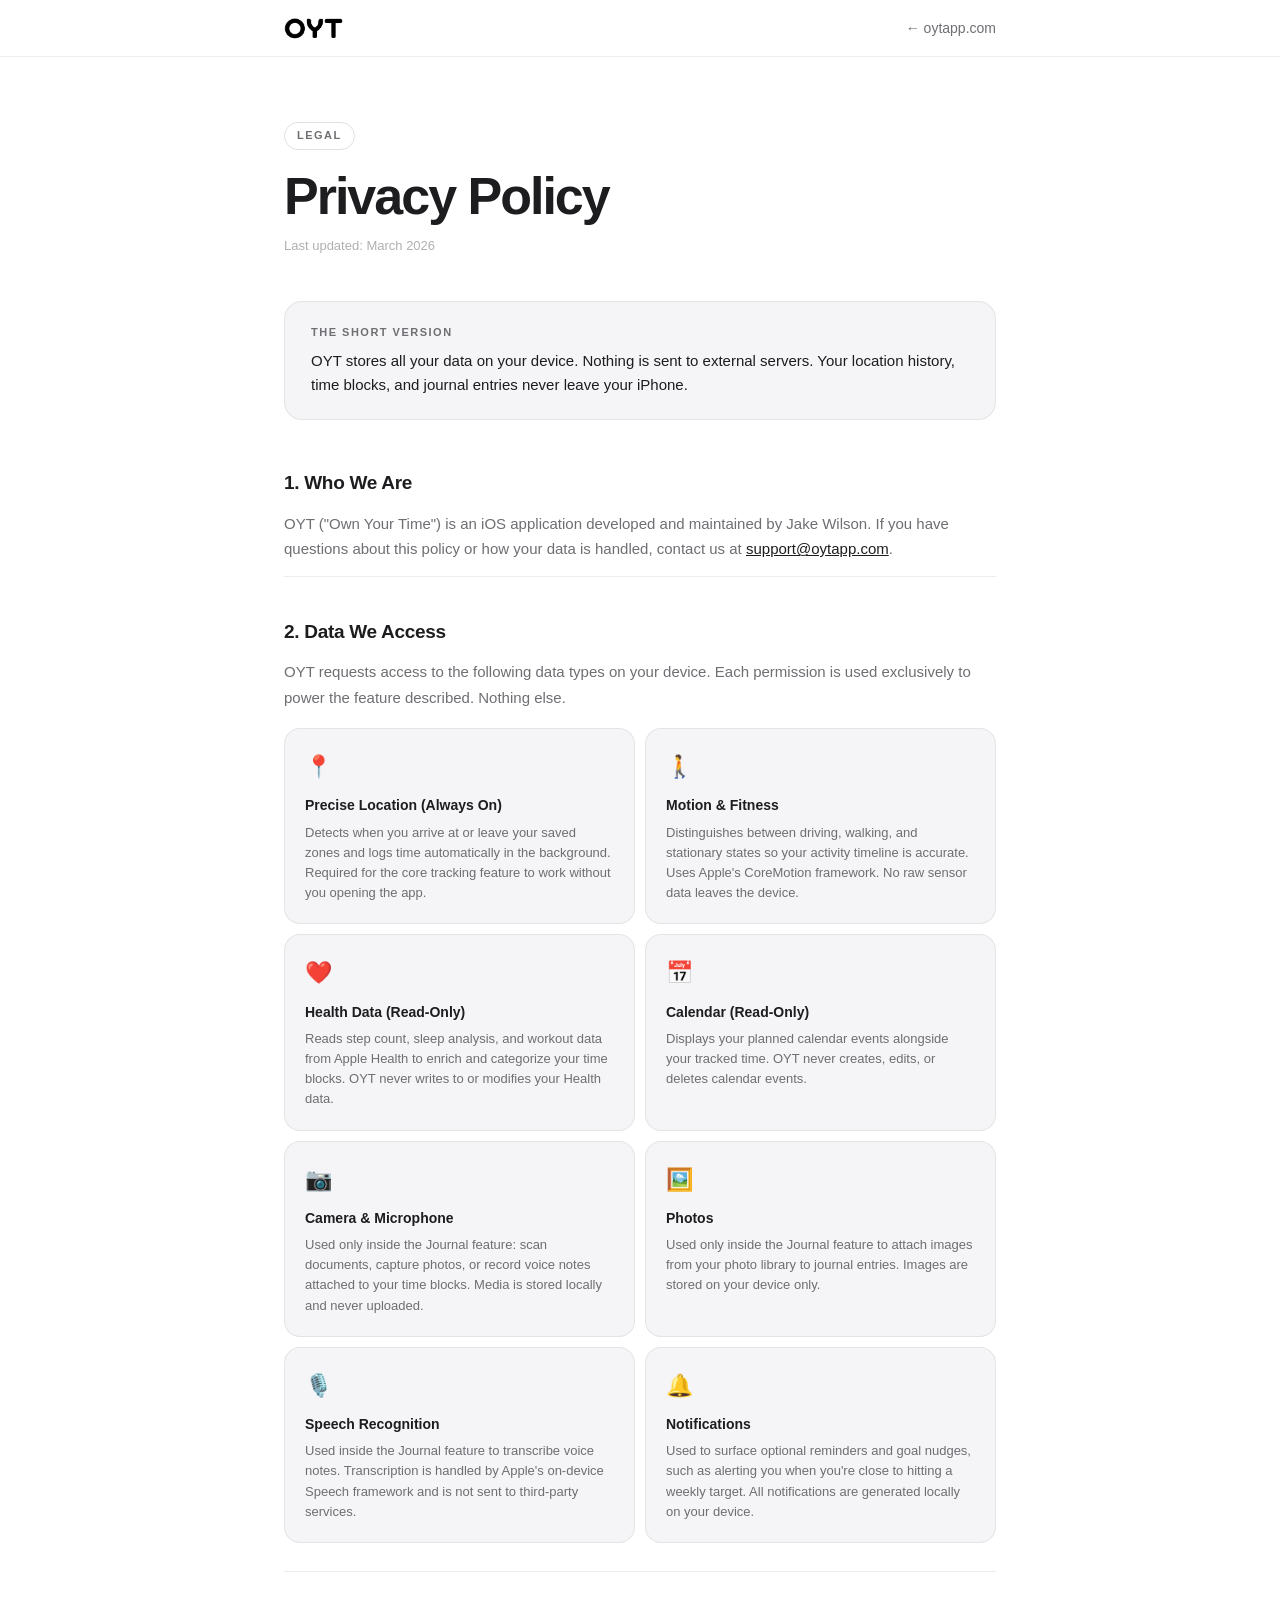
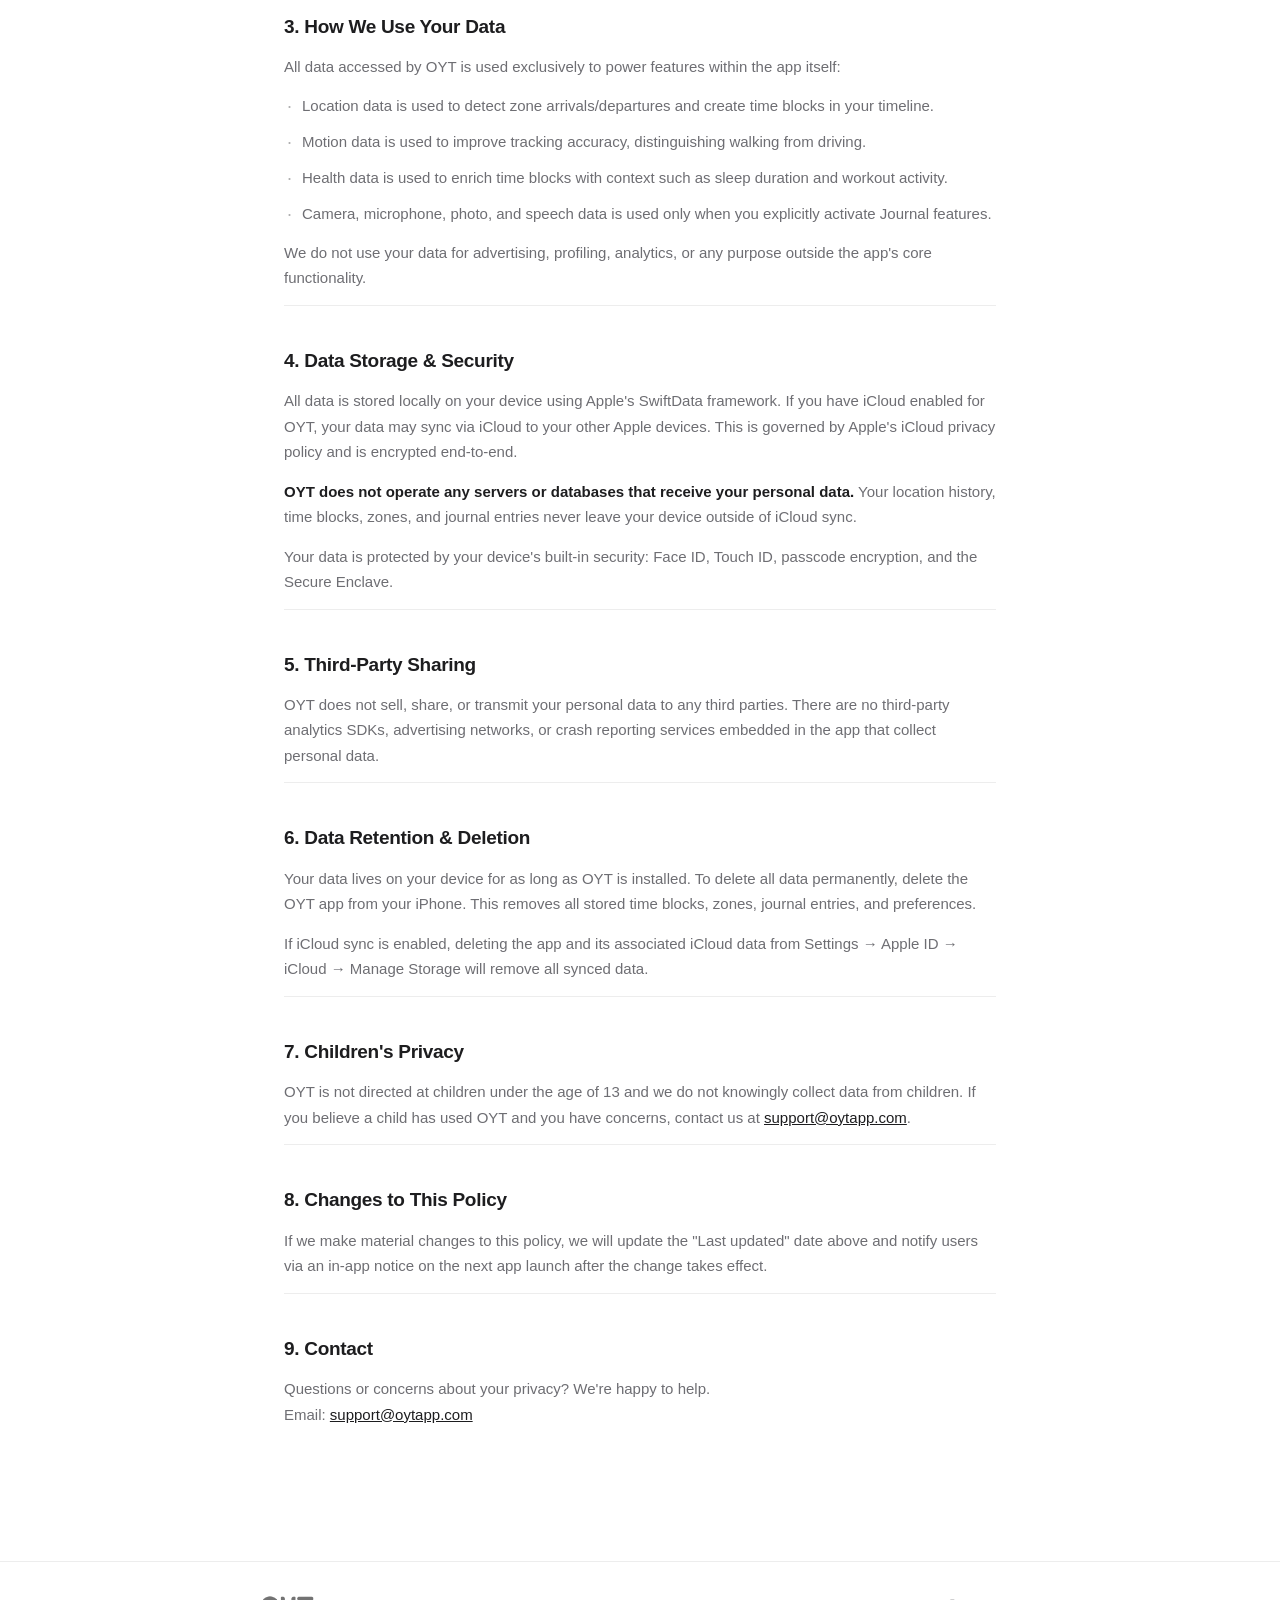
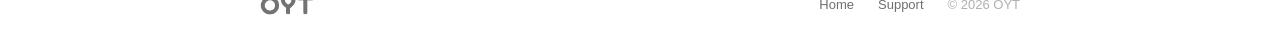
<file: privacy.html>
<!DOCTYPE html>
<html lang="en">
<head>
    <meta charset="UTF-8">
    <meta name="viewport" content="width=device-width, initial-scale=1.0">
    <title>Privacy Policy — OYT</title>
    <meta name="description" content="OYT Privacy Policy. Your data stays on your device. No servers, no tracking.">
    <link rel="icon" type="image/png" sizes="32x32" href="favicon-32.png?v=3">
    <link rel="icon" type="image/png" sizes="512x512" href="favicon.png?v=3">
    <link rel="apple-touch-icon" sizes="180x180" href="favicon-180.png?v=3">
    <link rel="shortcut icon" href="favicon.ico?v=3">
    <style>
        *, *::before, *::after {
            box-sizing: border-box; margin: 0; padding: 0;
            font-family: ui-rounded, "SF Pro Rounded", -apple-system, BlinkMacSystemFont, sans-serif;
            -webkit-font-smoothing: antialiased;
        }
        html { scroll-behavior: smooth; }
        :root {
            --bg:      #FFFFFF;
            --bg-alt:  #F5F5F7;
            --surface: #FFFFFF;
            --border:  rgba(0,0,0,0.07);
            --border-2:rgba(0,0,0,0.12);
            --text:    #1D1D1F;
            --text-2:  #6E6E73;
            --text-3:  rgba(29,29,31,0.35);
        }
        body { background: var(--bg); color: var(--text); line-height: 1.6; }

        /* Nav */
        nav {
            position: sticky; top: 0; z-index: 100;
            background: rgba(255,255,255,0.88);
            backdrop-filter: saturate(180%) blur(20px);
            -webkit-backdrop-filter: saturate(180%) blur(20px);
            border-bottom: 1px solid var(--border);
        }
        .nav-inner {
            max-width: 760px; margin: 0 auto;
            padding: 0 24px; height: 56px;
            display: flex; justify-content: space-between; align-items: center;
        }
        .nav-logo { text-decoration: none; display: block; }
        .nav-logo img { height: 24px; width: auto; display: block; }
        .nav-back {
            font-size: 14px; color: var(--text-2);
            text-decoration: none; font-weight: 500; transition: color 0.2s;
        }
        .nav-back:hover { color: var(--text); }

        /* Content */
        main { max-width: 760px; margin: 0 auto; padding: 64px 24px 120px; }

        .doc-eyebrow {
            display: inline-block;
            font-size: 11px; font-weight: 700; letter-spacing: 1.5px;
            text-transform: uppercase; color: var(--text-2);
            border: 1px solid var(--border-2);
            padding: 4px 12px; border-radius: 20px;
            margin-bottom: 18px;
        }
        .doc-title {
            font-size: clamp(36px, 6vw, 52px);
            font-weight: 800; letter-spacing: -2px; line-height: 1.1;
            margin-bottom: 10px; color: var(--text);
        }
        .doc-updated { font-size: 13px; color: var(--text-3); margin-bottom: 44px; }

        /* Highlight box */
        .highlight {
            background: var(--bg-alt);
            border: 1px solid var(--border);
            border-radius: 18px; padding: 22px 26px;
            margin-bottom: 48px;
        }
        .highlight-label {
            font-size: 11px; font-weight: 700; letter-spacing: 1.5px;
            text-transform: uppercase; color: var(--text-2);
            margin-bottom: 8px;
        }
        .highlight p { font-size: 15px; color: var(--text); line-height: 1.6; margin: 0; }

        /* Sections */
        h2 {
            font-size: 19px; font-weight: 700;
            letter-spacing: -0.3px; margin-bottom: 12px; color: var(--text);
            padding-top: 40px;
            border-top: 1px solid var(--border);
        }
        h2:first-of-type { border-top: none; padding-top: 0; }

        p { font-size: 15px; color: var(--text-2); margin-bottom: 14px; line-height: 1.7; }
        p strong { color: var(--text); }

        ul { padding-left: 0; margin-bottom: 14px; list-style: none; }
        li {
            font-size: 15px; color: var(--text-2); line-height: 1.6;
            margin-bottom: 12px;
            padding-left: 18px; position: relative;
        }
        li::before {
            content: '·'; position: absolute; left: 3px;
            color: var(--text-3); font-size: 18px; line-height: 1.4;
        }
        li strong { color: var(--text); font-weight: 600; }
        a { color: var(--text); font-weight: 500; }
        a:hover { opacity: 0.65; }

        /* Permission cards */
        .permission-grid {
            display: grid; gap: 10px;
            grid-template-columns: repeat(auto-fit, minmax(300px, 1fr));
            margin: 18px 0 28px;
        }
        .perm-card {
            background: var(--bg-alt);
            border: 1px solid var(--border);
            border-radius: 16px; padding: 20px;
            transition: box-shadow 0.2s;
        }
        .perm-card:hover { box-shadow: 0 4px 20px rgba(0,0,0,0.07); }
        .perm-icon  { font-size: 22px; margin-bottom: 10px; }
        .perm-title { font-size: 14px; font-weight: 700; color: var(--text); margin-bottom: 6px; }
        .perm-desc  { font-size: 13px; color: var(--text-2); line-height: 1.55; margin: 0; }

        /* Footer */
        footer {
            border-top: 1px solid var(--border);
            padding: 32px 24px;
        }
        .footer-inner {
            max-width: 760px; margin: 0 auto;
            display: flex; justify-content: space-between; align-items: center;
        }
        .footer-links { display: flex; gap: 24px; }
        .footer-links a { font-size: 13px; color: var(--text-2); text-decoration: none; }
        .footer-links a:hover { color: var(--text); }

        @media (max-width: 600px) {
            .permission-grid { grid-template-columns: 1fr; }
            .footer-inner { flex-direction: column; gap: 16px; }
            .doc-title { letter-spacing: -0.5px; }
        }
    </style>
</head>
<body>

<nav>
    <div class="nav-inner">
        <a class="nav-logo" href="index.html">
            <img src="OYT-LetterLogo.png" alt="OYT">
        </a>
        <a class="nav-back" href="index.html">← oytapp.com</a>
    </div>
</nav>

<main>

    <div class="doc-eyebrow">Legal</div>
    <h1 class="doc-title">Privacy Policy</h1>
    <p class="doc-updated">Last updated: March 2026</p>

    <div class="highlight">
        <div class="highlight-label">The Short Version</div>
        <p>OYT stores all your data on your device. Nothing is sent to external servers. Your location history, time blocks, and journal entries never leave your iPhone.</p>
    </div>

    <h2>1. Who We Are</h2>
    <p>OYT ("Own Your Time") is an iOS application developed and maintained by Jake Wilson. If you have questions about this policy or how your data is handled, contact us at <a href="mailto:support@oytapp.com">support@oytapp.com</a>.</p>

    <h2>2. Data We Access</h2>
    <p>OYT requests access to the following data types on your device. Each permission is used exclusively to power the feature described. Nothing else.</p>

    <div class="permission-grid">
        <div class="perm-card">
            <div class="perm-icon">📍</div>
            <div class="perm-title">Precise Location (Always On)</div>
            <p class="perm-desc">Detects when you arrive at or leave your saved zones and logs time automatically in the background. Required for the core tracking feature to work without you opening the app.</p>
        </div>
        <div class="perm-card">
            <div class="perm-icon">🚶</div>
            <div class="perm-title">Motion &amp; Fitness</div>
            <p class="perm-desc">Distinguishes between driving, walking, and stationary states so your activity timeline is accurate. Uses Apple's CoreMotion framework. No raw sensor data leaves the device.</p>
        </div>
        <div class="perm-card">
            <div class="perm-icon">❤️</div>
            <div class="perm-title">Health Data (Read-Only)</div>
            <p class="perm-desc">Reads step count, sleep analysis, and workout data from Apple Health to enrich and categorize your time blocks. OYT never writes to or modifies your Health data.</p>
        </div>
        <div class="perm-card">
            <div class="perm-icon">📅</div>
            <div class="perm-title">Calendar (Read-Only)</div>
            <p class="perm-desc">Displays your planned calendar events alongside your tracked time. OYT never creates, edits, or deletes calendar events.</p>
        </div>
        <div class="perm-card">
            <div class="perm-icon">📷</div>
            <div class="perm-title">Camera &amp; Microphone</div>
            <p class="perm-desc">Used only inside the Journal feature: scan documents, capture photos, or record voice notes attached to your time blocks. Media is stored locally and never uploaded.</p>
        </div>
        <div class="perm-card">
            <div class="perm-icon">🖼️</div>
            <div class="perm-title">Photos</div>
            <p class="perm-desc">Used only inside the Journal feature to attach images from your photo library to journal entries. Images are stored on your device only.</p>
        </div>
        <div class="perm-card">
            <div class="perm-icon">🎙️</div>
            <div class="perm-title">Speech Recognition</div>
            <p class="perm-desc">Used inside the Journal feature to transcribe voice notes. Transcription is handled by Apple's on-device Speech framework and is not sent to third-party services.</p>
        </div>
        <div class="perm-card">
            <div class="perm-icon">🔔</div>
            <div class="perm-title">Notifications</div>
            <p class="perm-desc">Used to surface optional reminders and goal nudges, such as alerting you when you're close to hitting a weekly target. All notifications are generated locally on your device.</p>
        </div>
    </div>

    <h2>3. How We Use Your Data</h2>
    <p>All data accessed by OYT is used exclusively to power features within the app itself:</p>
    <ul>
        <li>Location data is used to detect zone arrivals/departures and create time blocks in your timeline.</li>
        <li>Motion data is used to improve tracking accuracy, distinguishing walking from driving.</li>
        <li>Health data is used to enrich time blocks with context such as sleep duration and workout activity.</li>
        <li>Camera, microphone, photo, and speech data is used only when you explicitly activate Journal features.</li>
    </ul>
    <p>We do not use your data for advertising, profiling, analytics, or any purpose outside the app's core functionality.</p>

    <h2>4. Data Storage &amp; Security</h2>
    <p>All data is stored locally on your device using Apple's SwiftData framework. If you have iCloud enabled for OYT, your data may sync via iCloud to your other Apple devices. This is governed by Apple's iCloud privacy policy and is encrypted end-to-end.</p>
    <p><strong>OYT does not operate any servers or databases that receive your personal data.</strong> Your location history, time blocks, zones, and journal entries never leave your device outside of iCloud sync.</p>
    <p>Your data is protected by your device's built-in security: Face ID, Touch ID, passcode encryption, and the Secure Enclave.</p>

    <h2>5. Third-Party Sharing</h2>
    <p>OYT does not sell, share, or transmit your personal data to any third parties. There are no third-party analytics SDKs, advertising networks, or crash reporting services embedded in the app that collect personal data.</p>

    <h2>6. Data Retention &amp; Deletion</h2>
    <p>Your data lives on your device for as long as OYT is installed. To delete all data permanently, delete the OYT app from your iPhone. This removes all stored time blocks, zones, journal entries, and preferences.</p>
    <p>If iCloud sync is enabled, deleting the app and its associated iCloud data from Settings → Apple ID → iCloud → Manage Storage will remove all synced data.</p>

    <h2>7. Children's Privacy</h2>
    <p>OYT is not directed at children under the age of 13 and we do not knowingly collect data from children. If you believe a child has used OYT and you have concerns, contact us at <a href="mailto:support@oytapp.com">support@oytapp.com</a>.</p>

    <h2>8. Changes to This Policy</h2>
    <p>If we make material changes to this policy, we will update the "Last updated" date above and notify users via an in-app notice on the next app launch after the change takes effect.</p>

    <h2>9. Contact</h2>
    <p>Questions or concerns about your privacy? We're happy to help.<br>
    Email: <a href="mailto:support@oytapp.com">support@oytapp.com</a></p>

</main>

<footer>
    <div class="footer-inner">
        <img src="OYT-LetterLogo.png" alt="OYT" style="height:22px;width:auto;opacity:0.55;">
        <div class="footer-links">
            <a href="index.html">Home</a>
            <a href="support.html">Support</a>
            <span style="color:var(--text-3);font-size:13px">© 2026 OYT</span>
        </div>
    </div>
</footer>

</body>
</html>
</file>
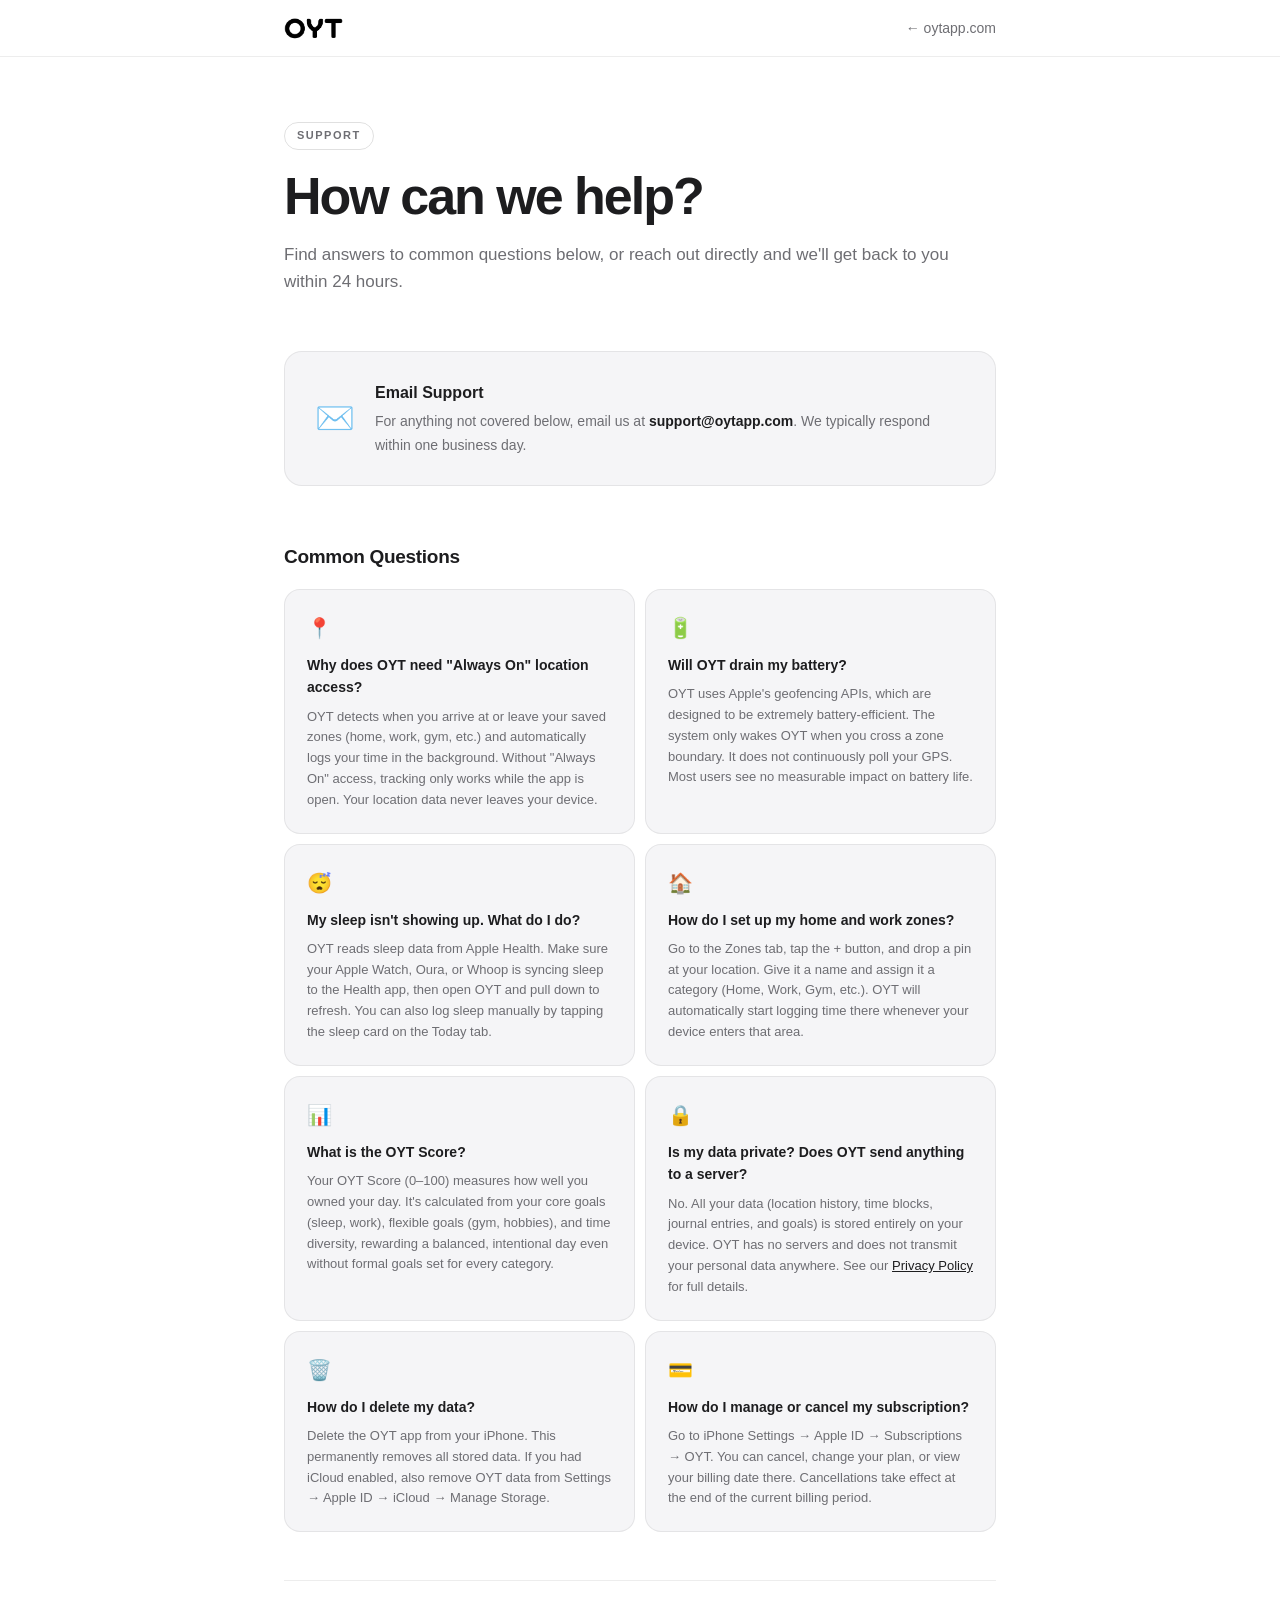
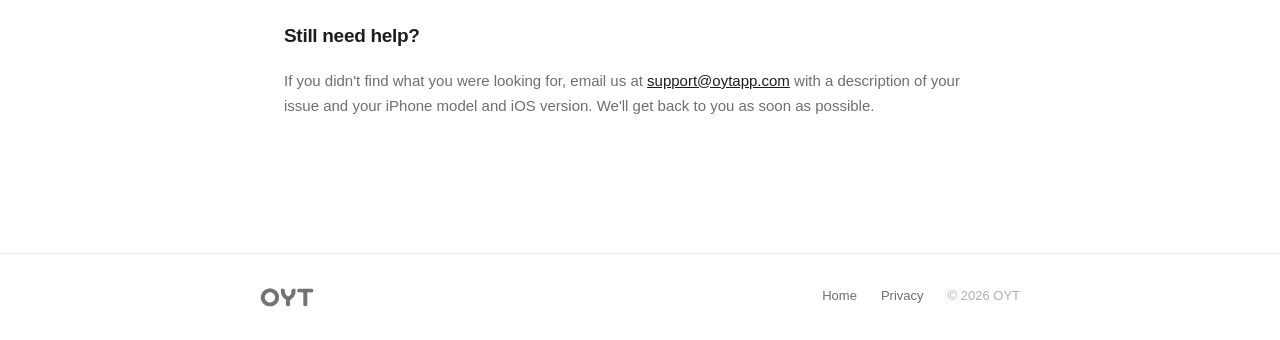
<file: support.html>
<!DOCTYPE html>
<html lang="en">
<head>
    <meta charset="UTF-8">
    <meta name="viewport" content="width=device-width, initial-scale=1.0">
    <title>Support — OYT</title>
    <meta name="description" content="OYT Support. Get help with tracking, permissions, goals, and more.">
    <link rel="icon" type="image/png" sizes="32x32" href="favicon-32.png?v=3">
    <link rel="icon" type="image/png" sizes="512x512" href="favicon.png?v=3">
    <link rel="apple-touch-icon" sizes="180x180" href="favicon-180.png?v=3">
    <link rel="shortcut icon" href="favicon.ico?v=3">
    <style>
        *, *::before, *::after {
            box-sizing: border-box; margin: 0; padding: 0;
            font-family: ui-rounded, "SF Pro Rounded", -apple-system, BlinkMacSystemFont, sans-serif;
            -webkit-font-smoothing: antialiased;
        }
        html { scroll-behavior: smooth; }
        :root {
            --bg:      #FFFFFF;
            --bg-alt:  #F5F5F7;
            --surface: #FFFFFF;
            --border:  rgba(0,0,0,0.07);
            --border-2:rgba(0,0,0,0.12);
            --text:    #1D1D1F;
            --text-2:  #6E6E73;
            --text-3:  rgba(29,29,31,0.35);
        }
        body { background: var(--bg); color: var(--text); line-height: 1.6; }

        /* Nav */
        nav {
            position: sticky; top: 0; z-index: 100;
            background: rgba(255,255,255,0.88);
            backdrop-filter: saturate(180%) blur(20px);
            -webkit-backdrop-filter: saturate(180%) blur(20px);
            border-bottom: 1px solid var(--border);
        }
        .nav-inner {
            max-width: 760px; margin: 0 auto;
            padding: 0 24px; height: 56px;
            display: flex; justify-content: space-between; align-items: center;
        }
        .nav-logo { text-decoration: none; display: block; }
        .nav-logo img { height: 24px; width: auto; display: block; }
        .nav-back {
            font-size: 14px; color: var(--text-2);
            text-decoration: none; font-weight: 500; transition: color 0.2s;
        }
        .nav-back:hover { color: var(--text); }

        /* Content */
        main { max-width: 760px; margin: 0 auto; padding: 64px 24px 120px; }

        .doc-eyebrow {
            display: inline-block;
            font-size: 11px; font-weight: 700; letter-spacing: 1.5px;
            text-transform: uppercase; color: var(--text-2);
            border: 1px solid var(--border-2);
            padding: 4px 12px; border-radius: 20px;
            margin-bottom: 18px;
        }
        .doc-title {
            font-size: clamp(36px, 6vw, 52px);
            font-weight: 800; letter-spacing: -2px; line-height: 1.1;
            margin-bottom: 16px; color: var(--text);
        }
        .doc-subtitle {
            font-size: 17px; color: var(--text-2); margin-bottom: 56px; line-height: 1.6;
        }

        /* Contact card */
        .contact-card {
            background: var(--bg-alt);
            border: 1px solid var(--border);
            border-radius: 18px; padding: 28px 30px;
            margin-bottom: 56px;
            display: flex; align-items: center; gap: 20px;
        }
        .contact-icon {
            font-size: 32px; flex-shrink: 0;
        }
        .contact-body h3 {
            font-size: 16px; font-weight: 700; color: var(--text); margin-bottom: 4px;
        }
        .contact-body p {
            font-size: 14px; color: var(--text-2); margin: 0;
        }
        .contact-body a {
            color: var(--text); font-weight: 600; text-decoration: none;
        }
        .contact-body a:hover { opacity: 0.65; }

        /* FAQ */
        h2 {
            font-size: 19px; font-weight: 700;
            letter-spacing: -0.3px; margin-bottom: 16px; color: var(--text);
            padding-top: 40px;
            border-top: 1px solid var(--border);
        }
        h2:first-of-type { border-top: none; padding-top: 0; }

        p { font-size: 15px; color: var(--text-2); margin-bottom: 14px; line-height: 1.7; }
        p strong { color: var(--text); }
        a { color: var(--text); font-weight: 500; }
        a:hover { opacity: 0.65; }

        ul { padding-left: 0; margin-bottom: 14px; list-style: none; }
        li {
            font-size: 15px; color: var(--text-2); line-height: 1.6;
            margin-bottom: 12px;
            padding-left: 18px; position: relative;
        }
        li::before {
            content: '·'; position: absolute; left: 3px;
            color: var(--text-3); font-size: 18px; line-height: 1.4;
        }
        li strong { color: var(--text); font-weight: 600; }

        /* FAQ cards */
        .faq-grid {
            display: grid; gap: 10px;
            grid-template-columns: repeat(auto-fit, minmax(300px, 1fr));
            margin: 0 0 48px;
        }
        .faq-card {
            background: var(--bg-alt);
            border: 1px solid var(--border);
            border-radius: 16px; padding: 22px;
            transition: box-shadow 0.2s;
        }
        .faq-card:hover { box-shadow: 0 4px 20px rgba(0,0,0,0.07); }
        .faq-icon  { font-size: 20px; margin-bottom: 10px; }
        .faq-q { font-size: 14px; font-weight: 700; color: var(--text); margin-bottom: 8px; }
        .faq-a { font-size: 13px; color: var(--text-2); line-height: 1.6; margin: 0; }

        /* Footer */
        footer {
            border-top: 1px solid var(--border);
            padding: 32px 24px;
        }
        .footer-inner {
            max-width: 760px; margin: 0 auto;
            display: flex; justify-content: space-between; align-items: center;
        }
        .footer-links { display: flex; gap: 24px; }
        .footer-links a { font-size: 13px; color: var(--text-2); text-decoration: none; }
        .footer-links a:hover { color: var(--text); }

        @media (max-width: 600px) {
            .faq-grid { grid-template-columns: 1fr; }
            .footer-inner { flex-direction: column; gap: 16px; }
            .doc-title { letter-spacing: -0.5px; }
            .contact-card { flex-direction: column; gap: 12px; }
        }
    </style>
</head>
<body>

<nav>
    <div class="nav-inner">
        <a class="nav-logo" href="index.html">
            <img src="OYT-LetterLogo.png" alt="OYT">
        </a>
        <a class="nav-back" href="index.html">← oytapp.com</a>
    </div>
</nav>

<main>

    <div class="doc-eyebrow">Support</div>
    <h1 class="doc-title">How can we help?</h1>
    <p class="doc-subtitle">Find answers to common questions below, or reach out directly and we'll get back to you within 24 hours.</p>

    <div class="contact-card">
        <div class="contact-icon">✉️</div>
        <div class="contact-body">
            <h3>Email Support</h3>
            <p>For anything not covered below, email us at <a href="mailto:support@oytapp.com">support@oytapp.com</a>. We typically respond within one business day.</p>
        </div>
    </div>

    <h2>Common Questions</h2>

    <div class="faq-grid">
        <div class="faq-card">
            <div class="faq-icon">📍</div>
            <div class="faq-q">Why does OYT need "Always On" location access?</div>
            <p class="faq-a">OYT detects when you arrive at or leave your saved zones (home, work, gym, etc.) and automatically logs your time in the background. Without "Always On" access, tracking only works while the app is open. Your location data never leaves your device.</p>
        </div>
        <div class="faq-card">
            <div class="faq-icon">🔋</div>
            <div class="faq-q">Will OYT drain my battery?</div>
            <p class="faq-a">OYT uses Apple's geofencing APIs, which are designed to be extremely battery-efficient. The system only wakes OYT when you cross a zone boundary. It does not continuously poll your GPS. Most users see no measurable impact on battery life.</p>
        </div>
        <div class="faq-card">
            <div class="faq-icon">😴</div>
            <div class="faq-q">My sleep isn't showing up. What do I do?</div>
            <p class="faq-a">OYT reads sleep data from Apple Health. Make sure your Apple Watch, Oura, or Whoop is syncing sleep to the Health app, then open OYT and pull down to refresh. You can also log sleep manually by tapping the sleep card on the Today tab.</p>
        </div>
        <div class="faq-card">
            <div class="faq-icon">🏠</div>
            <div class="faq-q">How do I set up my home and work zones?</div>
            <p class="faq-a">Go to the Zones tab, tap the + button, and drop a pin at your location. Give it a name and assign it a category (Home, Work, Gym, etc.). OYT will automatically start logging time there whenever your device enters that area.</p>
        </div>
        <div class="faq-card">
            <div class="faq-icon">📊</div>
            <div class="faq-q">What is the OYT Score?</div>
            <p class="faq-a">Your OYT Score (0–100) measures how well you owned your day. It's calculated from your core goals (sleep, work), flexible goals (gym, hobbies), and time diversity, rewarding a balanced, intentional day even without formal goals set for every category.</p>
        </div>
        <div class="faq-card">
            <div class="faq-icon">🔒</div>
            <div class="faq-q">Is my data private? Does OYT send anything to a server?</div>
            <p class="faq-a">No. All your data (location history, time blocks, journal entries, and goals) is stored entirely on your device. OYT has no servers and does not transmit your personal data anywhere. See our <a href="privacy.html">Privacy Policy</a> for full details.</p>
        </div>
        <div class="faq-card">
            <div class="faq-icon">🗑️</div>
            <div class="faq-q">How do I delete my data?</div>
            <p class="faq-a">Delete the OYT app from your iPhone. This permanently removes all stored data. If you had iCloud enabled, also remove OYT data from Settings → Apple ID → iCloud → Manage Storage.</p>
        </div>
        <div class="faq-card">
            <div class="faq-icon">💳</div>
            <div class="faq-q">How do I manage or cancel my subscription?</div>
            <p class="faq-a">Go to iPhone Settings → Apple ID → Subscriptions → OYT. You can cancel, change your plan, or view your billing date there. Cancellations take effect at the end of the current billing period.</p>
        </div>
    </div>

    <h2>Still need help?</h2>
    <p>If you didn't find what you were looking for, email us at <a href="mailto:support@oytapp.com">support@oytapp.com</a> with a description of your issue and your iPhone model and iOS version. We'll get back to you as soon as possible.</p>

</main>

<footer>
    <div class="footer-inner">
        <img src="OYT-LetterLogo.png" alt="OYT" style="height:22px;width:auto;opacity:0.55;">
        <div class="footer-links">
            <a href="index.html">Home</a>
            <a href="privacy.html">Privacy</a>
            <span style="color:var(--text-3);font-size:13px">© 2026 OYT</span>
        </div>
    </div>
</footer>

</body>
</html>
</file>
<file: styles.css>
/* ── Reset & Variables ──────────────────────────────────────────────── */
*, *::before, *::after { box-sizing: border-box; margin: 0; padding: 0; }

:root {
    --bg:        #FFFFFF;
    --bg-alt:    #F5F5F7;
    --text:      #1D1D1F;
    --text-2:    #6E6E73;
    --text-3:    rgba(29,29,31,0.35);
    --border:    rgba(0,0,0,0.07);
    --border-2:  rgba(0,0,0,0.13);
    --phone-bg:  #0a0a0a;
}

* {
    font-family: ui-rounded, "SF Pro Rounded", -apple-system, BlinkMacSystemFont, sans-serif;
    -webkit-font-smoothing: antialiased;
}

html { scroll-behavior: smooth; }

body { background: var(--bg); color: var(--text); line-height: 1.5; overflow-x: hidden; }
html { overflow-x: hidden; }

/* ── Fade-up utility ─────────────────────────────────────────────────── */
.fade-up {
    opacity: 0; transform: translateY(20px);
    transition: opacity 0.6s ease, transform 0.6s ease;
}
.fade-up.visible { opacity: 1; transform: translateY(0); }

/* ── Nav ─────────────────────────────────────────────────────────────── */
nav {
    position: fixed; top: 0; width: 100%; z-index: 1000;
    background: rgba(255,255,255,0.88);
    backdrop-filter: saturate(180%) blur(20px);
    -webkit-backdrop-filter: saturate(180%) blur(20px);
    border-bottom: 1px solid transparent;
    transition: border-color 0.3s;
}
nav.scrolled { border-bottom-color: var(--border); }

.nav-inner {
    max-width: 1060px; margin: 0 auto;
    padding: 0 24px; height: 56px;
    display: flex; justify-content: space-between; align-items: center;
}
.nav-logo-link { text-decoration: none; display: block; }
.nav-logo-img  { height: 26px; width: auto; display: block; }

.nav-links { display: flex; gap: 28px; align-items: center; }
.nav-links a {
    color: var(--text-2); text-decoration: none;
    font-size: 14px; font-weight: 500; transition: color 0.2s;
}
.nav-links a:hover { color: var(--text); }

.nav-store-btn {
    display: inline-flex; align-items: center; gap: 6px;
    background: var(--text); color: #FFFFFF;
    padding: 7px 16px; border-radius: 999px;
    font-size: 13px; font-weight: 600;
    text-decoration: none;
    transition: opacity 0.2s, transform 0.2s;
    flex-shrink: 0;
}
.nav-store-btn:hover { opacity: 0.82; transform: translateY(-1px); }

/* Mobile-only Apple icon button */
.nav-apple-mobile {
    display: none;
    width: 36px; height: 36px; border-radius: 10px;
    background: var(--text); color: #FFFFFF;
    align-items: center; justify-content: center;
    text-decoration: none; flex-shrink: 0;
    transition: opacity 0.2s;
}
.nav-apple-mobile:hover { opacity: 0.82; }

/* ── Shared ──────────────────────────────────────────────────────────── */
.section-inner {
    max-width: 1060px; margin: 0 auto;
    padding: 96px 24px;
}
.section-header { text-align: center; margin-bottom: 60px; }
.section-header h2 {
    font-size: clamp(30px, 5vw, 46px);
    font-weight: 800; letter-spacing: -1.5px; line-height: 1.1;
    margin-bottom: 12px;
}
.section-header p { font-size: 17px; color: var(--text-2); }

/* ── Hamburger Nav ───────────────────────────────────────────────────── */
.hamburger {
    display: none;
    flex-direction: column; justify-content: center; align-items: center;
    gap: 5px; width: 36px; height: 36px;
    background: none; border: none; cursor: pointer; padding: 4px;
    border-radius: 8px; transition: background 0.2s; flex-shrink: 0;
}
.hamburger:hover { background: rgba(0,0,0,0.05); }
.hamburger span {
    display: block; width: 20px; height: 2px;
    background: var(--text); border-radius: 2px;
    transition: transform 0.25s, opacity 0.25s;
}
.hamburger.open span:nth-child(1) { transform: translateY(7px) rotate(45deg); }
.hamburger.open span:nth-child(2) { opacity: 0; }
.hamburger.open span:nth-child(3) { transform: translateY(-7px) rotate(-45deg); }

.mobile-menu {
    display: none; flex-direction: column;
    position: absolute; top: 56px; left: 0; right: 0;
    background: rgba(255,255,255,0.97);
    backdrop-filter: saturate(180%) blur(20px);
    -webkit-backdrop-filter: saturate(180%) blur(20px);
    border-bottom: 1px solid var(--border);
    padding: 8px 0; z-index: 999;
}
.mobile-menu.open { display: flex; }
.mobile-menu a {
    padding: 15px 24px; font-size: 16px; font-weight: 500;
    color: var(--text); text-decoration: none;
    border-bottom: 1px solid var(--border);
    transition: background 0.15s;
}
.mobile-menu a:last-child { border-bottom: none; }
.mobile-menu a:hover { background: var(--bg-alt); }

/* ── Hero ────────────────────────────────────────────────────────────── */
.hero { background: linear-gradient(180deg, #EBEBEB 0%, #FFFFFF 72%); padding-top: 56px; }
.hero-inner {
    max-width: 1060px; margin: 0 auto;
    padding: 48px 24px 64px;
    display: flex; flex-direction: column;
    align-items: center; text-align: center;
    gap: 48px;
    min-height: calc(100vh - 56px);
    justify-content: flex-start;
}
.hero-text { max-width: 900px; }

.hero-title-img {
    display: block;
    width: min(680px, 90vw);
    height: auto;
    margin: 0 auto 20px;
    border: none;
    outline: none;
    background: transparent;
}
.eyebrow {
    display: inline-block;
    font-size: 11px; font-weight: 700; letter-spacing: 1.5px;
    text-transform: uppercase; color: var(--text-2);
    border: 1px solid var(--border-2);
    padding: 4px 12px; border-radius: 20px;
    margin-bottom: 20px;
}
.hero-sub {
    font-size: 18px; color: var(--text-2);
    line-height: 1.6; margin-bottom: 36px;
    max-width: 520px; margin-left: auto; margin-right: auto;
}

/* App Store button */
.btn-appstore {
    display: inline-flex; align-items: center; gap: 10px;
    background: #1D1D1F; color: #FFFFFF;
    padding: 12px 22px; border-radius: 14px;
    text-decoration: none;
    box-shadow: 0 4px 20px rgba(0,0,0,0.15);
    transition: transform 0.25s ease, box-shadow 0.25s ease;
}
.btn-appstore:hover {
    transform: translateY(-2px);
    box-shadow: 0 8px 32px rgba(0,0,0,0.22);
}
.btn-appstore-text { display: flex; flex-direction: column; line-height: 1.2; }
.btn-small { font-size: 10px; font-weight: 500; opacity: 0.7; }
.btn-large { font-size: 17px; font-weight: 700; }
.trial-note { font-size: 12px; color: var(--text-3); margin-top: 14px; text-align: center; }

/* Hero phone mockups — real screenshots */
.hero-phones {
    display: flex; gap: 10px;
    align-items: flex-end; justify-content: center;
}
.hphone-img {
    display: block;
    flex-shrink: 0;
    width: 260px;
    height: auto;
}
.hphone-img--side { width: 230px; }
.hphone-img--center { width: 260px; transform: translateY(-20px); }

/* ── Color Section ───────────────────────────────────────────────────── */
.color-section { background: var(--bg-alt); }
.color-section .section-inner { padding-top: 80px; padding-bottom: 80px; }

.color-header { text-align: center; margin-bottom: 36px; }
.color-header h2 {
    font-size: clamp(30px, 5vw, 50px);
    font-weight: 800; letter-spacing: -1.5px;
    margin-bottom: 10px;
}
.color-header p { font-size: 17px; color: var(--text-2); }

.day-timeline {
    display: flex; border-radius: 14px;
    overflow: hidden; height: 44px;
    box-shadow: 0 4px 20px rgba(0,0,0,0.11);
    margin-bottom: 12px;
}
.tl-seg { background: var(--c, #ccc); }

.timeline-caption {
    text-align: center; font-size: 12px; font-weight: 500;
    color: var(--text-3); margin-bottom: 32px; letter-spacing: 0.3px;
}

/* Mobile default: 4-column grid, compact */
.cat-boxes {
    display: grid;
    grid-template-columns: repeat(4, 1fr);
    gap: 8px;
    margin: 0 auto;
}
.cat-box {
    display: flex; flex-direction: column;
    align-items: center; justify-content: center;
    gap: 8px;
    height: 84px;
    border-radius: 16px;
    background: color-mix(in srgb, var(--c) 11%, #FFFFFF);
    border: 1px solid color-mix(in srgb, var(--c) 20%, transparent);
    color: var(--c);
    font-size: 11px; font-weight: 700; letter-spacing: 0.1px;
    cursor: default;
    transition: transform 0.2s ease, box-shadow 0.2s ease;
    box-shadow: 0 1px 4px rgba(0,0,0,0.05);
    user-select: none;
}
.cat-box:hover {
    transform: translateY(-3px);
    box-shadow: 0 8px 22px color-mix(in srgb, var(--c) 25%, rgba(0,0,0,0.05));
}
.cat-box svg { flex-shrink: 0; }

/* Desktop: 8-column grid → 2 clean rows of 8 */
@media (min-width: 768px) {
    .cat-boxes {
        grid-template-columns: repeat(8, 1fr);
        gap: 10px;
        max-width: 860px;
    }
    .cat-box { height: 96px; font-size: 11px; }
}

/* ── Features ────────────────────────────────────────────────────────── */
.features-section { background: var(--bg); }
.features-grid {
    display: grid;
    grid-template-columns: repeat(auto-fit, minmax(280px, 1fr));
    gap: 16px;
}
.feat-card {
    background: var(--bg);
    border: 1px solid var(--border);
    border-radius: 20px; padding: 28px;
    position: relative;
    box-shadow: 0 1px 4px rgba(0,0,0,0.04);
    transition: transform 0.28s ease, box-shadow 0.28s ease, border-color 0.28s ease;
}
.feat-card:hover {
    transform: translateY(-4px);
    box-shadow: 0 12px 36px rgba(0,0,0,0.09);
    border-color: var(--border-2);
}
.feat-icon {
    width: 48px; height: 48px; border-radius: 14px;
    margin-bottom: 18px;
    display: flex; align-items: center; justify-content: center;
    color: var(--ic, #007AFF);
    background: color-mix(in srgb, var(--ic, #007AFF) 12%, white);
}
.feat-card h3 { font-size: 17px; font-weight: 700; margin-bottom: 6px; color: var(--text); }
.feat-card p  { font-size: 14px; color: var(--text-2); line-height: 1.6; }



/* ── Screenshots ─────────────────────────────────────────────────────── */
.screenshots-section { background: var(--bg-alt); }
.screenshots-section .section-inner { padding-top: 80px; padding-bottom: 80px; }

.phone-row-wrap {
    display: flex;
    flex-direction: column;
    gap: 24px;
}
.phone-row {
    display: flex; gap: 16px;
    justify-content: flex-start; align-items: flex-end;
    overflow-x: hidden; padding-bottom: 8px;
}
.phone-row::-webkit-scrollbar { height: 0; }

/* Desktop: all 6 auto-scale, first phone always anchored left */
.sp-wrap { flex: 1; min-width: 100px; }
.sp-img  { display: block; width: 100%; height: auto; }

/* Carousel controls — centered below, hidden on desktop */
.carousel-controls {
    display: none;
    justify-content: center;
    gap: 12px;
}
.carousel-btn {
    width: 44px; height: 44px;
    border-radius: 50%;
    border: 1.5px solid var(--border-2);
    background: var(--bg);
    color: var(--text);
    display: flex; align-items: center; justify-content: center;
    cursor: pointer;
    transition: background 0.2s, border-color 0.2s;
    flex-shrink: 0;
    padding: 0;
}
.carousel-btn:hover { background: var(--bg-alt); border-color: var(--text-2); }

/* ── Mock Screen Elements (used in hero + screenshots) ───────────────── */
.mock-top-label {
    font-size: 10px; font-weight: 700; letter-spacing: 0.5px;
    color: rgba(242,242,247,0.38); text-transform: uppercase;
}
.mock-bottom-label {
    font-size: 10px; font-weight: 700; letter-spacing: 0.5px;
    color: rgba(242,242,247,0.28); text-transform: uppercase;
    margin-top: auto; text-align: center;
}

.mock-timeline {
    display: flex; border-radius: 8px;
    overflow: hidden; height: 50px;
}
.mt-seg { /* flex set inline */ }

.mock-rings-row {
    display: flex; gap: 10px;
    justify-content: center; align-items: center; padding: 4px 0;
}
.mock-ring {
    width:  var(--rs, 36px);
    height: var(--rs, 36px);
    border-radius: 50%;
    flex-shrink: 0;
    border: var(--rb, 4px) solid var(--rc, #34C759);
    box-shadow: 0 0 10px color-mix(in srgb, var(--rc, #34C759) 55%, transparent);
}

.mock-report-bars { display: flex; flex-direction: column; gap: 8px; }
.mrb-row  { display: flex; align-items: center; gap: 6px; }
.mrb-dot  { width: 7px; height: 7px; border-radius: 50%; flex-shrink: 0; }
.mrb-fill { height: 7px; border-radius: 4px; flex-shrink: 0; opacity: 0.9; }
.mrb-val  { font-size: 10px; font-weight: 700; color: rgba(242,242,247,0.45); margin-left: 2px; }

.mock-zone-list { display: flex; flex-direction: column; gap: 6px; }
.mzl-item {
    display: flex; align-items: center; gap: 6px;
    font-size: 11px; font-weight: 600;
    color: var(--zc, rgba(242,242,247,0.9));
    background: rgba(255,255,255,0.06);
    border: 1px solid color-mix(in srgb, var(--zc, rgba(255,255,255,0.3)) 28%, transparent);
    border-radius: 8px; padding: 6px 8px;
}

/* ── Pricing ─────────────────────────────────────────────────────────── */
.pricing-section { background: var(--bg); }
.pricing-grid {
    display: grid;
    grid-template-columns: repeat(auto-fit, minmax(280px, 1fr));
    gap: 20px; max-width: 720px; margin: 0 auto;
}
.pricing-card {
    background: var(--bg-alt);
    border: 1px solid var(--border);
    border-radius: 28px; padding: 36px;
    position: relative;
    transition: box-shadow 0.25s;
}
.pricing-card:hover { box-shadow: 0 8px 30px rgba(0,0,0,0.08); }

.pricing-card.featured {
    background: #1D1D1F;
    border-color: #1D1D1F;
    color: #F5F5F7;
    box-shadow: 0 8px 40px rgba(0,0,0,0.18);
}
.pricing-card.featured:hover { box-shadow: 0 12px 50px rgba(0,0,0,0.24); }

.plan-best-badge {
    position: absolute; top: -14px; left: 50%; transform: translateX(-50%);
    background: #FFFFFF; color: #1D1D1F;
    padding: 5px 16px; border-radius: 20px;
    font-size: 12px; font-weight: 700;
    box-shadow: 0 2px 10px rgba(0,0,0,0.12);
}

.plan-name {
    font-size: 13px; font-weight: 700; letter-spacing: 0.8px;
    text-transform: uppercase; color: var(--text-2); margin-bottom: 4px;
}
.pricing-card.featured .plan-name { color: rgba(255,255,255,0.55); }

.plan-price {
    font-size: 58px; font-weight: 800; letter-spacing: -3px; line-height: 1;
    margin-bottom: 4px; color: var(--text);
}
.plan-price span { font-size: 17px; font-weight: 500; letter-spacing: 0; }
.pricing-card.featured .plan-price { color: #FFFFFF; }
.pricing-card.featured .plan-price span { color: rgba(255,255,255,0.55); }

.plan-sub {
    font-size: 14px; color: var(--text-2); margin-bottom: 28px;
}
.pricing-card.featured .plan-sub { color: rgba(255,255,255,0.5); }

.plan-features { list-style: none; margin-bottom: 32px; }
.plan-features li {
    font-size: 14px; margin-bottom: 14px;
    padding-left: 22px; position: relative;
    color: var(--text);
}
.plan-features li::before {
    content: '✓'; position: absolute; left: 0;
    font-weight: 700; color: var(--text-2);
}
.pricing-card.featured .plan-features li       { color: rgba(255,255,255,0.85); }
.pricing-card.featured .plan-features li::before { color: rgba(255,255,255,0.45); }

.btn-plan-primary {
    display: block; width: 100%;
    background: #FFFFFF; color: #1D1D1F;
    padding: 14px; border-radius: 999px;
    font-size: 15px; font-weight: 700;
    text-align: center; text-decoration: none;
    transition: opacity 0.2s, transform 0.2s;
}
.btn-plan-primary:hover { opacity: 0.9; transform: translateY(-1px); }

.btn-plan-secondary {
    display: block; width: 100%;
    background: #1D1D1F; color: #FFFFFF;
    padding: 14px; border-radius: 999px;
    font-size: 15px; font-weight: 700;
    text-align: center; text-decoration: none;
    transition: opacity 0.2s, transform 0.2s;
}
.btn-plan-secondary:hover { opacity: 0.85; transform: translateY(-1px); }

/* ── About ───────────────────────────────────────────────────────────── */
.about-section { background: var(--bg-alt); }
.about-grid {
    display: grid; grid-template-columns: 1fr 1fr;
    gap: 60px; align-items: start;
}
.about-eyebrow {
    display: inline-block;
    font-size: 11px; font-weight: 700;
    letter-spacing: 1.5px; text-transform: uppercase;
    color: var(--text-2); margin-bottom: 16px;
}
.about-text h2 {
    font-size: clamp(28px, 4vw, 40px);
    font-weight: 800; letter-spacing: -1.2px;
    line-height: 1.15; margin-bottom: 22px;
}
.about-text p {
    font-size: 15px; color: var(--text-2);
    line-height: 1.75; margin-bottom: 16px;
}
.about-text strong { color: var(--text); font-weight: 700; }

.about-sig {
    display: flex; align-items: center;
    margin-top: 28px; padding-top: 20px;
    border-top: 1px solid var(--border);
}
.sig-name  { font-size: 14px; font-weight: 700; color: var(--text); }
.sig-title { font-size: 12px; color: var(--text-2); margin-top: 2px; }

.about-stats { display: flex; flex-direction: column; gap: 14px; }
.stat-card {
    background: var(--bg);
    border: 1px solid var(--border);
    border-radius: 20px; padding: 26px;
    transition: transform 0.25s ease, box-shadow 0.25s ease;
    box-shadow: 0 1px 4px rgba(0,0,0,0.04);
}
.stat-card:hover {
    transform: translateY(-3px);
    box-shadow: 0 8px 28px rgba(0,0,0,0.08);
}
.stat-num {
    font-size: 50px; font-weight: 800; letter-spacing: -2.5px;
    line-height: 1; margin-bottom: 6px; color: var(--text);
}
.stat-label { font-size: 13px; color: var(--text-2); line-height: 1.45; }

/* ── Footer ──────────────────────────────────────────────────────────── */
footer {
    background: var(--bg);
    border-top: 1px solid var(--border);
    padding: 40px 24px;
}
.footer-inner {
    max-width: 1060px; margin: 0 auto;
    display: flex; justify-content: space-between; align-items: center;
}
.footer-left p { font-size: 12px; color: var(--text-3); margin-top: 8px; }
.footer-logo   { height: 24px; width: auto; opacity: 0.65; }
.footer-links  { display: flex; gap: 24px; }
.footer-links a {
    font-size: 13px; color: var(--text-2);
    text-decoration: none; transition: color 0.2s;
}
.footer-links a:hover { color: var(--text); }
.footer-socials {
    display: flex; justify-content: center;
    gap: 24px; margin-top: 28px;
    padding-top: 24px; border-top: 1px solid var(--border);
}
.footer-socials a {
    color: var(--text-3); transition: color 0.2s, transform 0.2s;
    display: flex; align-items: center;
}
.footer-socials a:hover { color: var(--text); transform: translateY(-2px); }

/* ── Mobile ──────────────────────────────────────────────────────────── */
@media (max-width: 900px) {
    .hero-inner { min-height: unset; padding-top: 36px; gap: 32px; }
    .hphone-img--side { width: 180px; }
    .hphone-img--center { width: 205px; }
}
@media (max-width: 768px) {
    .nav-links { display: none; }
    .nav-store-btn { display: none; }
    .nav-apple-mobile { display: flex; }
    .hamburger { display: flex; }
    .nav-inner { position: relative; }
    .nav-logo-link {
        position: absolute; left: 50%; transform: translateX(-50%);
    }
    .hero-inner { padding: 28px 20px 48px; gap: 28px; }

    /* ── Letter-spacing relief on mobile ── */
    .hero-title-img    { width: min(520px, 88vw); }
    .section-header h2 { letter-spacing: -0.5px; }
    .color-header h2   { letter-spacing: -0.5px; }
    .about-text h2     { letter-spacing: -0.5px; }
    .plan-price        { letter-spacing: -1px; }

    .hero-phones { align-items: center; }
    .hphone-img--side {
        display: block;
        width: 170px;
        transform: translateY(28px);
        position: relative;
        z-index: 1;
        flex-shrink: 0;
    }
    .hphone-img--side:first-child { margin-right: -55px; }
    .hphone-img--side:last-child  { margin-left:  -55px; }
    .hphone-img--center {
        width: 210px;
        transform: none;
        position: relative;
        z-index: 2;
    }
    .about-grid { grid-template-columns: 1fr; gap: 36px; }
    .footer-inner { flex-direction: column; gap: 20px; text-align: center; }
    .footer-links { justify-content: center; }
    .carousel-controls { display: flex; }
    .phone-row {
        overflow-x: auto;
        scroll-snap-type: x mandatory;
        -webkit-overflow-scrolling: touch;
        gap: 14px;
    }
    .sp-wrap { flex: none; min-width: unset; scroll-snap-align: start; }
    .sp-img  { width: 190px; }
    .cat-box { height: 72px; font-size: 10px; }
}
@media (max-width: 480px) {
    .sp-img { width: 150px; }
    .phone-row { gap: 12px; }
    .section-inner { padding: 64px 20px; }
    .color-section .section-inner,
    .screenshots-section .section-inner { padding: 60px 20px; }
    .cat-box { height: 64px; font-size: 9px; gap: 6px; }

    /* Tighten further only what's needed at smallest sizes */
    .hero-title-img { width: min(440px, 86vw); }
    .plan-price   { font-size: 44px; letter-spacing: -0.5px; }
}
</file>
